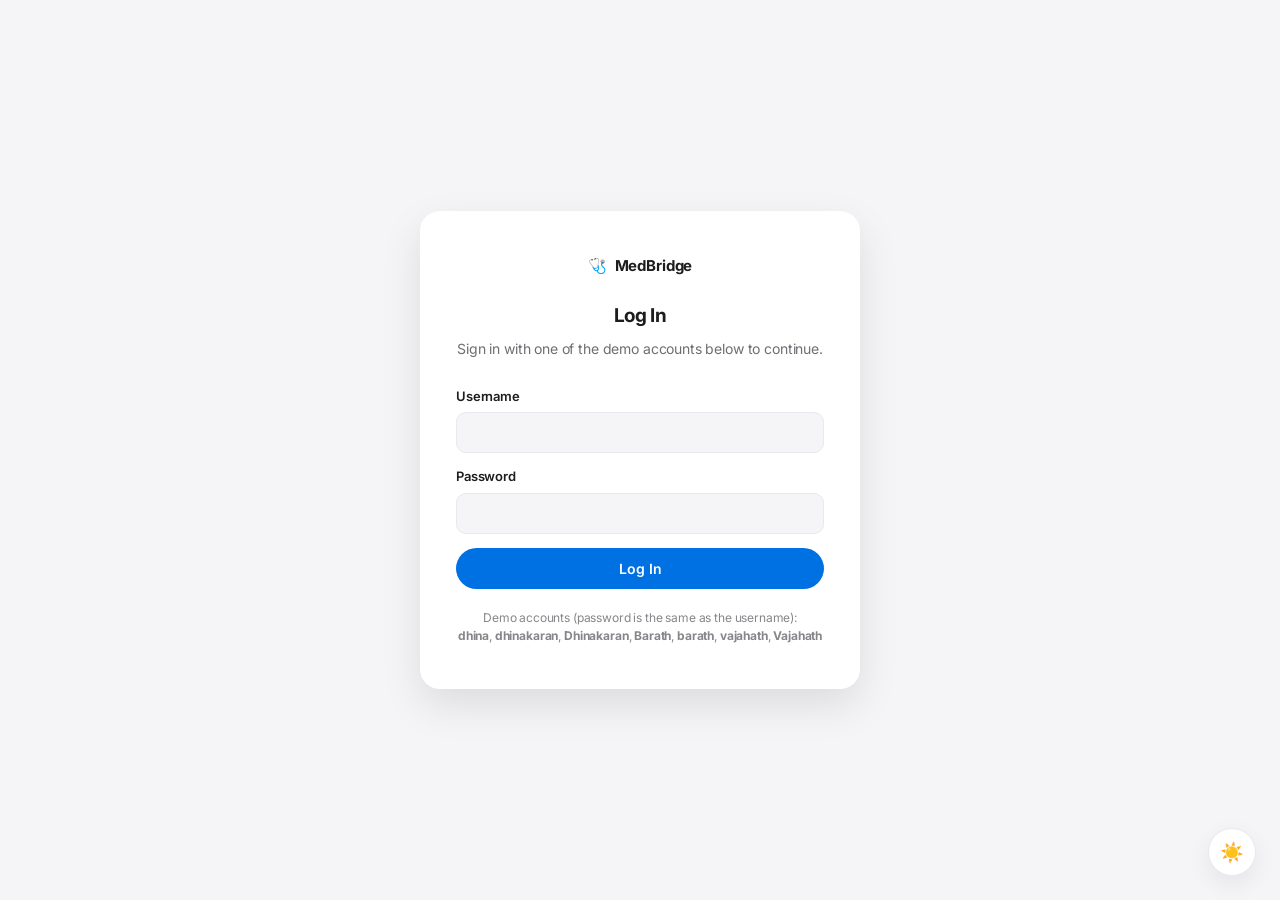
<file: index.html>
<!DOCTYPE html>
<html lang="en">
<head>
  <meta charset="UTF-8" />
  <meta name="viewport" content="width=device-width, initial-scale=1.0" />
  <title>MedBridge · Dashboard</title>
  <script>
    (function () {
      var stored = localStorage.getItem("medbridge-theme");
      var theme = stored || (window.matchMedia("(prefers-color-scheme: dark)").matches ? "dark" : "light");
      document.documentElement.setAttribute("data-theme", theme);
    })();
  </script>
  <script>
    (function () {
      var session = null;
      try { session = JSON.parse(localStorage.getItem("medbridge-auth")); } catch (e) {}
      if (!session || !session.username) {
        window.location.replace("login.html");
      }
    })();
  </script>
  <link rel="stylesheet" href="css/style.css" />
  <link rel="preconnect" href="https://fonts.googleapis.com" />
  <link href="https://fonts.googleapis.com/css2?family=Inter:wght@400;500;600;700&display=swap" rel="stylesheet" />
</head>
<body>
  <div class="app">
    <!-- Side Menu -->
    <aside class="sidebar">
      <a href="index.html" class="sidebar__brand" style="text-decoration: none; cursor: pointer;">
        <span class="sidebar__logo">🩺</span>
        <span class="sidebar__title">MedBridge</span>
      </a>

      <nav class="sidebar__nav">
        <a href="ocr.html" class="nav-item" data-page="ocr">
          <span class="nav-item__icon">📷</span>
          <span class="nav-item__label">OCR Scan</span>
        </a>
        <a href="medications.html" class="nav-item" data-page="medications">
          <span class="nav-item__icon">💊</span>
          <span class="nav-item__label">List of Medications</span>
        </a>
        <a href="reminders.html" class="nav-item" data-page="reminders">
          <span class="nav-item__icon">⏰</span>
          <span class="nav-item__label">Reminders</span>
        </a>
        <a href="interactions.html" class="nav-item" data-page="interactions">
          <span class="nav-item__icon">⚠️</span>
          <span class="nav-item__label">Interaction Checker</span>
        </a>
        <a href="report.html" class="nav-item" data-page="report">
          <span class="nav-item__icon">📄</span>
          <span class="nav-item__label">Download Report</span>
        </a>
        <a href="symptoms.html" class="nav-item" data-page="symptoms">
          <span class="nav-item__icon">🩹</span>
          <span class="nav-item__label">Symptoms</span>
        </a>
      </nav>

      <div class="sidebar__footer">
        <p>&copy; 2026 MedBridge</p>
      </div>
    </aside>

    <!-- Main Content -->
    <div class="main">
      <!-- Top Bar -->
      <header class="topbar">
        <div class="topbar__left">
          <h1 class="topbar__title">Dashboard</h1>
        </div>

        <div class="topbar__right">
          <div class="user-menu" id="userMenu">
            <button class="user-menu__trigger" id="userMenuTrigger" aria-haspopup="true" aria-expanded="false">
              <span class="user-menu__avatar">JD</span>
              <span class="user-menu__name">Jane Doe</span>
              <span class="user-menu__caret">▾</span>
            </button>

            <div class="user-menu__dropdown" id="userMenuDropdown">
              <a href="account.html" class="user-menu__item">
                <span class="user-menu__item-icon">⚙️</span> Manage Account
              </a>
              <a href="logout.html" class="user-menu__item user-menu__item--danger">
                <span class="user-menu__item-icon">🚪</span> Log Out
              </a>
            </div>
          </div>
        </div>
      </header>

      <!-- Page Content -->
      <main class="content">
        <!-- Drug Interaction Alert -->
        <section class="alert alert--danger" id="interactionAlert">
          <div class="alert__icon">⚠️</div>
          <div class="alert__body">
            <h3 class="alert__title">Potential Drug Interaction Detected</h3>
            <p class="alert__text">
              <strong>Warfarin</strong> and <strong>Ibuprofen</strong> may increase the risk of bleeding when
              taken together. Please consult your doctor or pharmacist before continuing.
            </p>
          </div>
          <button class="alert__dismiss" id="dismissAlert" aria-label="Dismiss alert">&times;</button>
        </section>

        <div class="grid">
          <!-- Upcoming Reminders -->
          <section class="card">
            <div class="card__header">
              <h2 class="card__title">Upcoming Reminders</h2>
              <a href="reminders.html" class="card__link">View all</a>
            </div>

            <ul class="reminder-list">
              <li class="reminder-item">
                <div class="reminder-item__time">
                  <span class="reminder-item__hour">8:00 AM</span>
                  <span class="reminder-item__day">Today</span>
                </div>
                <div class="reminder-item__details">
                  <p class="reminder-item__name">Metformin — 500mg</p>
                  <p class="reminder-item__meta">1 tablet · With breakfast</p>
                </div>
                <span class="pill pill--upcoming">Upcoming</span>
              </li>

              <li class="reminder-item">
                <div class="reminder-item__time">
                  <span class="reminder-item__hour">9:00 AM</span>
                  <span class="reminder-item__day">Today</span>
                </div>
                <div class="reminder-item__details">
                  <p class="reminder-item__name">Aspirin — 400mg</p>
                  <p class="reminder-item__meta">1 tablet · With breakfast</p>
                </div>
                <span class="pill pill--warning">Interaction Risk</span>
              </li>

              <li class="reminder-item">
                <div class="reminder-item__time">
                  <span class="reminder-item__hour">1:00 PM</span>
                  <span class="reminder-item__day">Today</span>
                </div>
                <div class="reminder-item__details">
                  <p class="reminder-item__name">Ibuprofen — 200mg</p>
                  <p class="reminder-item__meta">1 tablet · After lunch</p>
                </div>
                <span class="pill pill--warning">Interaction Risk</span>
              </li>

              <li class="reminder-item">
                <div class="reminder-item__time">
                  <span class="reminder-item__hour">2:00 PM</span>
                  <span class="reminder-item__day">Today</span>
                </div>
                <div class="reminder-item__details">
                  <p class="reminder-item__name">Paracetamol — 500mg</p>
                  <p class="reminder-item__meta">1 tablet · After lunch</p>
                </div>
                <span class="pill pill--upcoming">Upcoming</span>
              </li>

              <li class="reminder-item">
                <div class="reminder-item__time">
                  <span class="reminder-item__hour">8:00 PM</span>
                  <span class="reminder-item__day">Today</span>
                </div>
                <div class="reminder-item__details">
                  <p class="reminder-item__name">Warfarin — 5mg</p>
                  <p class="reminder-item__meta">1 tablet · Before bed</p>
                </div>
                <span class="pill pill--warning">Interaction Risk</span>
              </li>
            </ul>
          </section>

          <!-- Drug Interactions Summary -->
          <section class="card">
            <div class="card__header">
              <h2 class="card__title">Drug Interaction Check</h2>
              <a href="medications.html" class="card__link">Manage medications</a>
            </div>

            <ul class="interaction-list">
              <li class="interaction-item interaction-item--danger">
                <span class="interaction-item__icon">⚠️</span>
                <div class="interaction-item__body">
                  <p class="interaction-item__pair">Warfarin + Ibuprofen</p>
                  <p class="interaction-item__desc">High risk — increased bleeding potential.</p>
                </div>
              </li>

              <li class="interaction-item interaction-item--danger">
                <span class="interaction-item__icon">⚠️</span>
                <div class="interaction-item__body">
                  <p class="interaction-item__pair">Warfarin + Aspirin</p>
                  <p class="interaction-item__desc">High risk — increased bleeding potential.</p>
                </div>
              </li>

              <li class="interaction-item interaction-item--warning">
                <span class="interaction-item__icon">⚡</span>
                <div class="interaction-item__body">
                  <p class="interaction-item__pair">Aspirin + Ibuprofen</p>
                  <p class="interaction-item__desc">Moderate risk — increased gastrointestinal bleeding risk.</p>
                </div>
              </li>

              <li class="interaction-item interaction-item--warning">
                <span class="interaction-item__icon">⚡</span>
                <div class="interaction-item__body">
                  <p class="interaction-item__pair">Metformin + Ibuprofen</p>
                  <p class="interaction-item__desc">Moderate risk — monitor kidney function.</p>
                </div>
              </li>

              <li class="interaction-item interaction-item--safe">
                <span class="interaction-item__icon">✅</span>
                <div class="interaction-item__body">
                  <p class="interaction-item__pair">Metformin + Warfarin</p>
                  <p class="interaction-item__desc">No known interaction.</p>
                </div>
              </li>
            </ul>
          </section>

          <!-- Quick Stats -->
          <section class="card card--stats">
            <div class="card__header">
              <h2 class="card__title">Overview</h2>
            </div>
            <div class="stats">
              <div class="stat">
                <p class="stat__value">5</p>
                <p class="stat__label">Active Medications</p>
              </div>
              <div class="stat">
                <p class="stat__value">9</p>
                <p class="stat__label">Reminders Today</p>
              </div>
              <div class="stat">
                <p class="stat__value stat__value--danger">2</p>
                <p class="stat__label">High-Risk Interactions</p>
              </div>
            </div>
          </section>
        </div>
      </main>
    </div>
  </div>

  <script src="js/script.js"></script>
  <script src="js/theme.js"></script>
</body>
</html>
</file>
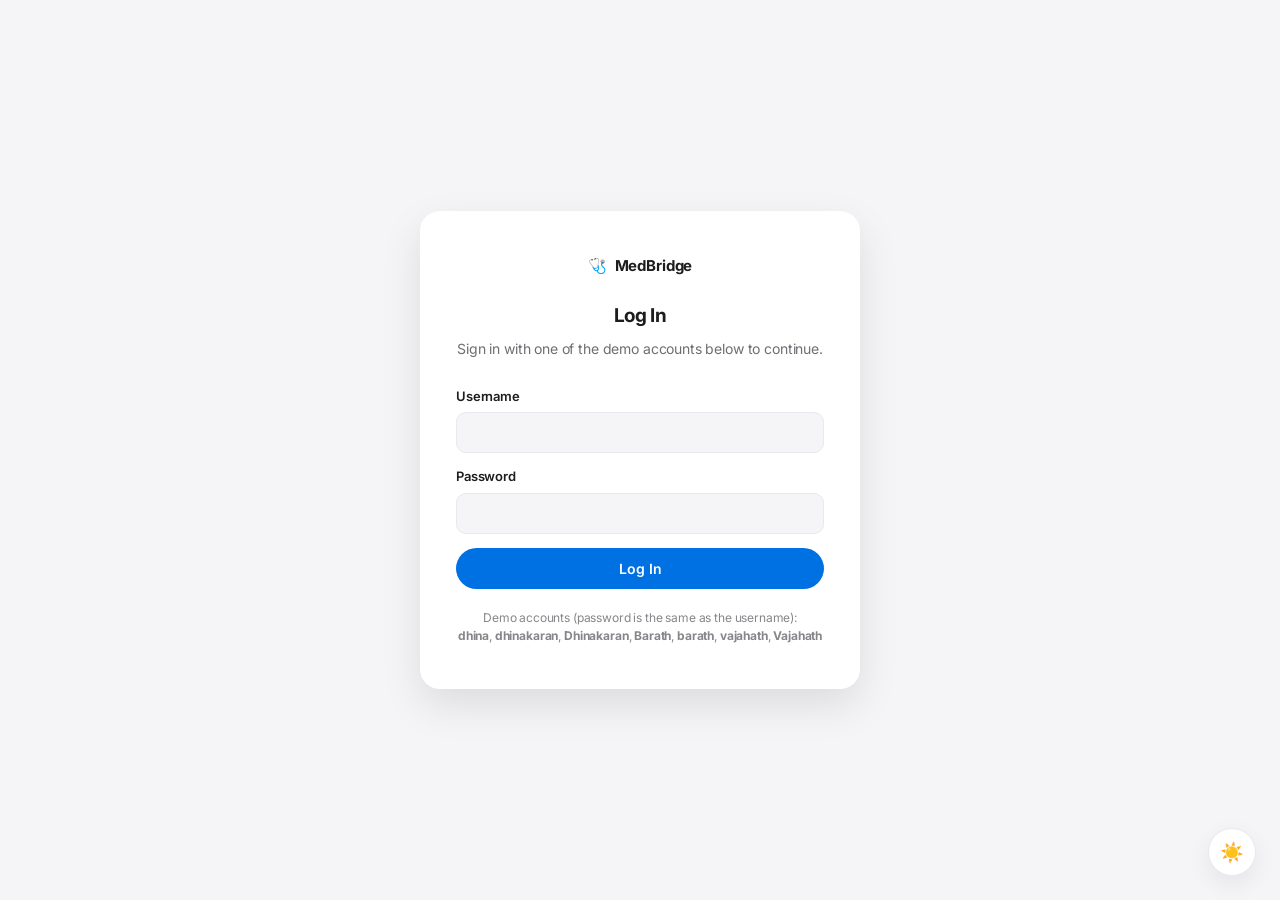
<file: account.html>
<!DOCTYPE html>
<html lang="en">
<head>
  <meta charset="UTF-8" />
  <meta name="viewport" content="width=device-width, initial-scale=1.0" />
  <title>MedBridge · Manage Account</title>
  <script>
    (function () {
      var stored = localStorage.getItem("medbridge-theme");
      var theme = stored || (window.matchMedia("(prefers-color-scheme: dark)").matches ? "dark" : "light");
      document.documentElement.setAttribute("data-theme", theme);
    })();
  </script>
  <script>
    (function () {
      var session = null;
      try { session = JSON.parse(localStorage.getItem("medbridge-auth")); } catch (e) {}
      if (!session || !session.username) {
        window.location.replace("login.html");
      }
    })();
  </script>
  <link rel="stylesheet" href="css/style.css" />
  <link rel="preconnect" href="https://fonts.googleapis.com" />
  <link href="https://fonts.googleapis.com/css2?family=Inter:wght@400;500;600;700&display=swap" rel="stylesheet" />
</head>
<body>
  <div class="app">
    <!-- Side Menu -->
    <aside class="sidebar">
      <div class="sidebar__brand">
        <span class="sidebar__logo">🩺</span>
        <span class="sidebar__title">MedBridge</span>
      </div>

      <nav class="sidebar__nav">
        <a href="ocr.html" class="nav-item" data-page="ocr">
          <span class="nav-item__icon">📷</span>
          <span class="nav-item__label">OCR Scan</span>
        </a>
        <a href="medications.html" class="nav-item" data-page="medications">
          <span class="nav-item__icon">💊</span>
          <span class="nav-item__label">List of Medications</span>
        </a>
        <a href="reminders.html" class="nav-item" data-page="reminders">
          <span class="nav-item__icon">⏰</span>
          <span class="nav-item__label">Reminders</span>
        </a>
        <a href="report.html" class="nav-item" data-page="report">
          <span class="nav-item__icon">📄</span>
          <span class="nav-item__label">Download Report</span>
        </a>
        <a href="symptoms.html" class="nav-item" data-page="symptoms">
          <span class="nav-item__icon">🩹</span>
          <span class="nav-item__label">Symptoms</span>
        </a>
      </nav>

      <div class="sidebar__footer">
        <p>&copy; 2026 MedBridge</p>
      </div>
    </aside>

    <!-- Main Content -->
    <div class="main">
      <!-- Top Bar -->
      <header class="topbar">
        <div class="topbar__left">
          <h1 class="topbar__title">Manage Account</h1>
        </div>

        <div class="topbar__right">
          <div class="user-menu" id="userMenu">
            <button class="user-menu__trigger" id="userMenuTrigger" aria-haspopup="true" aria-expanded="false">
              <span class="user-menu__avatar">JD</span>
              <span class="user-menu__name">Jane Doe</span>
              <span class="user-menu__caret">▾</span>
            </button>

            <div class="user-menu__dropdown" id="userMenuDropdown">
              <a href="account.html" class="user-menu__item">
                <span class="user-menu__item-icon">⚙️</span> Manage Account
              </a>
              <a href="logout.html" class="user-menu__item user-menu__item--danger">
                <span class="user-menu__item-icon">🚪</span> Log Out
              </a>
            </div>
          </div>
        </div>
      </header>

      <!-- Page Content -->
      <main class="content">
        <div class="grid">
          <!-- Profile -->
          <section class="card">
            <div class="card__header">
              <h2 class="card__title">Profile</h2>
            </div>
            <form id="profileForm">
              <div class="form-row" style="margin-bottom: 14px;">
                <div class="form-group">
                  <label class="form-label" for="fullName">Full Name</label>
                  <input type="text" class="form-input" id="fullName" value="Jane Doe" required />
                </div>
                <div class="form-group">
                  <label class="form-label" for="email">Email</label>
                  <input type="email" class="form-input" id="email" value="jane.doe@example.com" required />
                </div>
              </div>
              <div class="form-row" style="margin-bottom: 18px;">
                <div class="form-group">
                  <label class="form-label" for="phone">Phone</label>
                  <input type="tel" class="form-input" id="phone" value="+1 (555) 123-4567" />
                </div>
                <div class="form-group">
                  <label class="form-label" for="dob">Date of Birth</label>
                  <input type="date" class="form-input" id="dob" value="1990-05-14" />
                </div>
              </div>
              <div class="form-actions">
                <button type="submit" class="btn btn--primary">Save Changes</button>
              </div>
            </form>
          </section>

          <!-- Password -->
          <section class="card">
            <div class="card__header">
              <h2 class="card__title">Change Password</h2>
            </div>
            <form id="passwordForm">
              <div class="form-group" style="margin-bottom: 14px;">
                <label class="form-label" for="currentPassword">Current Password</label>
                <input type="password" class="form-input" id="currentPassword" required />
              </div>
              <div class="form-row" style="margin-bottom: 18px;">
                <div class="form-group">
                  <label class="form-label" for="newPassword">New Password</label>
                  <input type="password" class="form-input" id="newPassword" required />
                </div>
                <div class="form-group">
                  <label class="form-label" for="confirmPassword">Confirm New Password</label>
                  <input type="password" class="form-input" id="confirmPassword" required />
                </div>
              </div>
              <p class="form-hint" id="passwordHint">Use at least 8 characters, with a number and a symbol.</p>
              <div class="form-actions">
                <button type="submit" class="btn btn--primary">Update Password</button>
              </div>
            </form>
          </section>

          <!-- Notifications -->
          <section class="card">
            <div class="card__header">
              <h2 class="card__title">Notifications</h2>
            </div>
            <div class="toggle-row">
              <div>
                <p class="toggle-row__label">Reminder Alerts</p>
                <p class="toggle-row__desc">Get notified when it's time to take a medication.</p>
              </div>
              <label class="toggle">
                <input type="checkbox" checked />
                <span class="toggle__track"></span>
              </label>
            </div>
            <div class="toggle-row">
              <div>
                <p class="toggle-row__label">Interaction Warnings</p>
                <p class="toggle-row__desc">Be alerted about potential drug interactions.</p>
              </div>
              <label class="toggle">
                <input type="checkbox" checked />
                <span class="toggle__track"></span>
              </label>
            </div>
            <div class="toggle-row">
              <div>
                <p class="toggle-row__label">Weekly Summary Email</p>
                <p class="toggle-row__desc">A recap of adherence and symptoms every Monday.</p>
              </div>
              <label class="toggle">
                <input type="checkbox" />
                <span class="toggle__track"></span>
              </label>
            </div>
          </section>

          <!-- Danger zone -->
          <section class="card">
            <div class="card__header">
              <h2 class="card__title">Danger Zone</h2>
            </div>
            <p class="card__subtitle" style="margin-bottom: 14px;">
              Deleting your account permanently removes your medications, reminders, and history. This cannot be undone.
            </p>
            <button class="btn" id="deleteAccountBtn" style="background: var(--danger-tint); color: var(--danger);">
              Delete Account
            </button>
          </section>
        </div>
      </main>
    </div>
  </div>

  <div class="toast" id="toast">
    <span class="toast__icon">✅</span>
    <span id="toastMessage">Saved</span>
  </div>

  <script src="js/script.js"></script>
  <script src="js/account.js"></script>
  <script src="js/theme.js"></script>
</body>
</html>
</file>
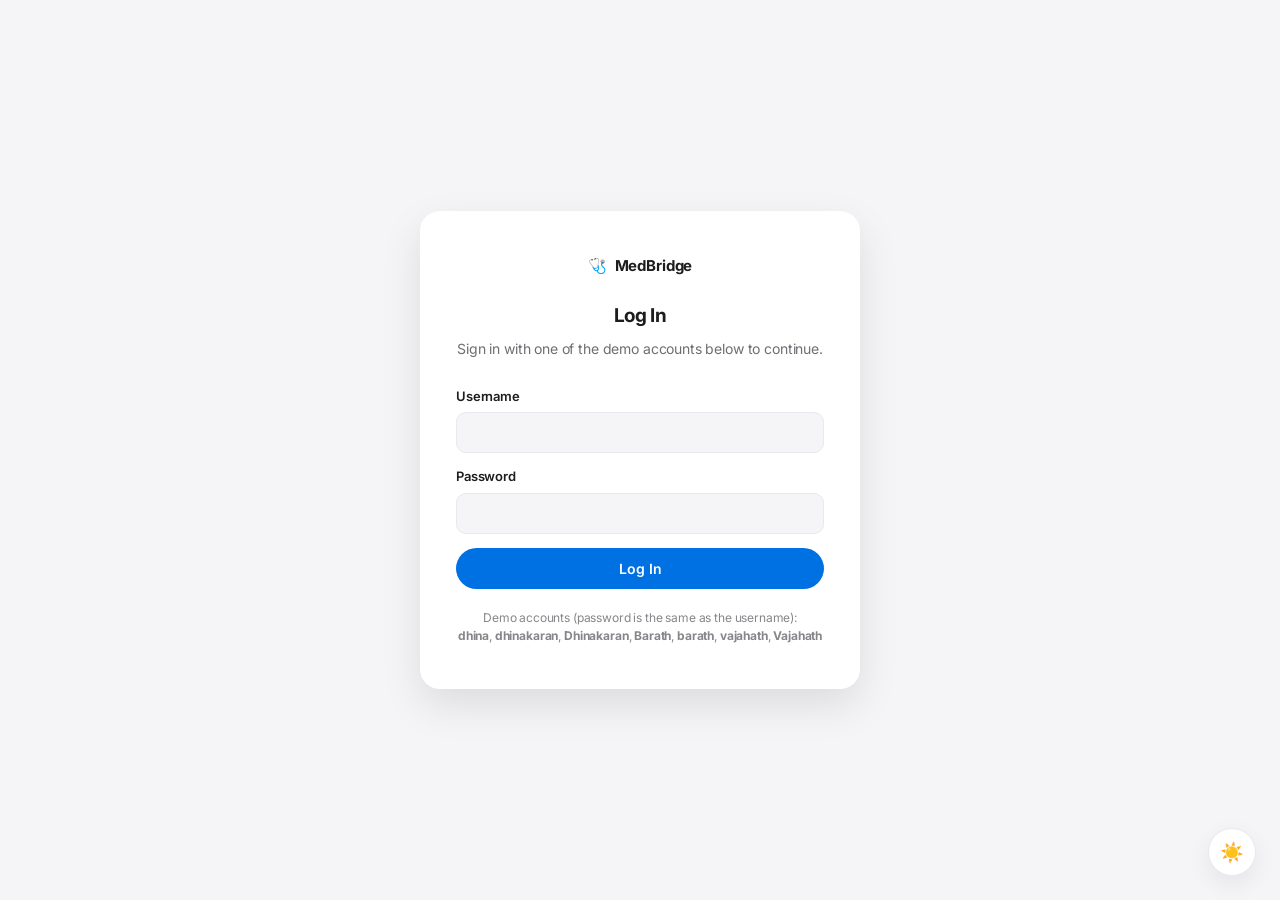
<file: interactions.html>
<!DOCTYPE html>
<html lang="en">
<head>
  <meta charset="UTF-8" />
  <meta name="viewport" content="width=device-width, initial-scale=1.0" />
  <title>MedBridge · Interaction Checker</title>
  <script>
    (function () {
      var stored = localStorage.getItem("medbridge-theme");
      var theme = stored || (window.matchMedia("(prefers-color-scheme: dark)").matches ? "dark" : "light");
      document.documentElement.setAttribute("data-theme", theme);
    })();
  </script>
  <script>
    (function () {
      var session = null;
      try { session = JSON.parse(localStorage.getItem("medbridge-auth")); } catch (e) {}
      if (!session || !session.username) {
        window.location.replace("login.html");
      }
    })();
  </script>
  <link rel="stylesheet" href="css/style.css" />
  <link rel="preconnect" href="https://fonts.googleapis.com" />
  <link href="https://fonts.googleapis.com/css2?family=Inter:wght@400;500;600;700&display=swap" rel="stylesheet" />
  <!-- Page-specific additions (kept inline rather than touching the shared stylesheet) -->
  <style>
    /* "Safe / no known interaction" variant of .result-group, to match the
       existing danger/warning/new variants already defined in css/style.css */
    .result-group--safe {
      background: var(--success-tint);
    }
    .result-group__title--safe {
      color: var(--success-text);
    }
  </style>
</head>
<body>
  <div class="app">
    <!-- Side Menu -->
    <aside class="sidebar">
      <a href="index.html" class="sidebar__brand" style="text-decoration: none; cursor: pointer;">
        <span class="sidebar__logo">🩺</span>
        <span class="sidebar__title">MedBridge</span>
      </a>

      <nav class="sidebar__nav">
        <a href="ocr.html" class="nav-item" data-page="ocr">
          <span class="nav-item__icon">📷</span>
          <span class="nav-item__label">OCR Scan</span>
        </a>
        <a href="medications.html" class="nav-item" data-page="medications">
          <span class="nav-item__icon">💊</span>
          <span class="nav-item__label">List of Medications</span>
        </a>
        <a href="reminders.html" class="nav-item" data-page="reminders">
          <span class="nav-item__icon">⏰</span>
          <span class="nav-item__label">Reminders</span>
        </a>
        <a href="interactions.html" class="nav-item active" data-page="interactions">
          <span class="nav-item__icon">⚠️</span>
          <span class="nav-item__label">Interaction Checker</span>
        </a>
        <a href="report.html" class="nav-item" data-page="report">
          <span class="nav-item__icon">📄</span>
          <span class="nav-item__label">Download Report</span>
        </a>
        <a href="symptoms.html" class="nav-item" data-page="symptoms">
          <span class="nav-item__icon">🩹</span>
          <span class="nav-item__label">Symptoms</span>
        </a>
      </nav>

      <div class="sidebar__footer">
        <p>&copy; 2026 MedBridge</p>
      </div>
    </aside>

    <!-- Main Content -->
    <div class="main">
      <!-- Top Bar -->
      <header class="topbar">
        <div class="topbar__left">
          <h1 class="topbar__title">Interaction Checker</h1>
        </div>

        <div class="topbar__right">
          <div class="user-menu" id="userMenu">
            <button class="user-menu__trigger" id="userMenuTrigger" aria-haspopup="true" aria-expanded="false">
              <span class="user-menu__avatar">JD</span>
              <span class="user-menu__name">Jane Doe</span>
              <span class="user-menu__caret">▾</span>
            </button>

            <div class="user-menu__dropdown" id="userMenuDropdown">
              <a href="account.html" class="user-menu__item">
                <span class="user-menu__item-icon">⚙️</span> Manage Account
              </a>
              <a href="logout.html" class="user-menu__item user-menu__item--danger">
                <span class="user-menu__item-icon">🚪</span> Log Out
              </a>
            </div>
          </div>
        </div>
      </header>

      <!-- Page Content -->
      <main class="content" id="interactionsPage">

        
        <div class="grid">
          <!-- Left: your current medicines -->
          <section class="card">
            <div class="card__header">
              <h2 class="card__title">Your Medications</h2>
            </div>
            <p class="card__subtitle">The medications currently on your list.</p>
            <div class="symptom-chips" id="yourMedsList"></div>
            <button type="button" class="btn btn--secondary btn--sm" id="checkMineBtn" style="margin-top: 16px;">
              Check My Medications
            </button>
          </section>

          <!-- Right: manual checker -->
          <section class="card">
            <div class="card__header">
              <h2 class="card__title">Check a Combination</h2>
            </div>
            <p class="card__subtitle">Choose from your 5 tracked medications.</p>

            <div class="symptom-input-row">
              <select class="form-select" id="drugSelect"></select>
              <button type="button" class="btn btn--primary" id="addDrugBtn">Add</button>
            </div>

            <div class="symptom-chips" id="manualChips" style="margin-top: 14px;"></div>
            <p class="empty-hint" id="manualEmptyHint" style="margin-top: 10px;">
              Add at least 2 medications to check for interactions.
            </p>

            <div class="form-actions" style="justify-content: flex-start; margin-top: 18px;">
              <button type="button" class="btn btn--primary" id="checkBtn" disabled>Check Interactions</button>
              <button type="button" class="btn btn--secondary" id="clearBtn">Clear</button>
            </div>
          </section>
        </div>

        <!-- Results -->
        <section class="card" id="resultsCard" style="margin-top: 20px;" hidden>
          <div class="card__header">
            <h2 class="card__title">Results</h2>
          </div>
          <p class="card__subtitle" id="resultsSummary"></p>
          <div class="results" id="resultsList"></div>
        </section>

      </main>
    </div>
  </div>

  <div class="toast" id="toast">
    <span class="toast__icon">✅</span>
    <span id="toastMessage">Saved</span>
  </div>

  <script src="js/script.js"></script>
  <script src="js/interactions.js"></script>
  <script src="js/theme.js"></script>
</body>
</html>
</file>
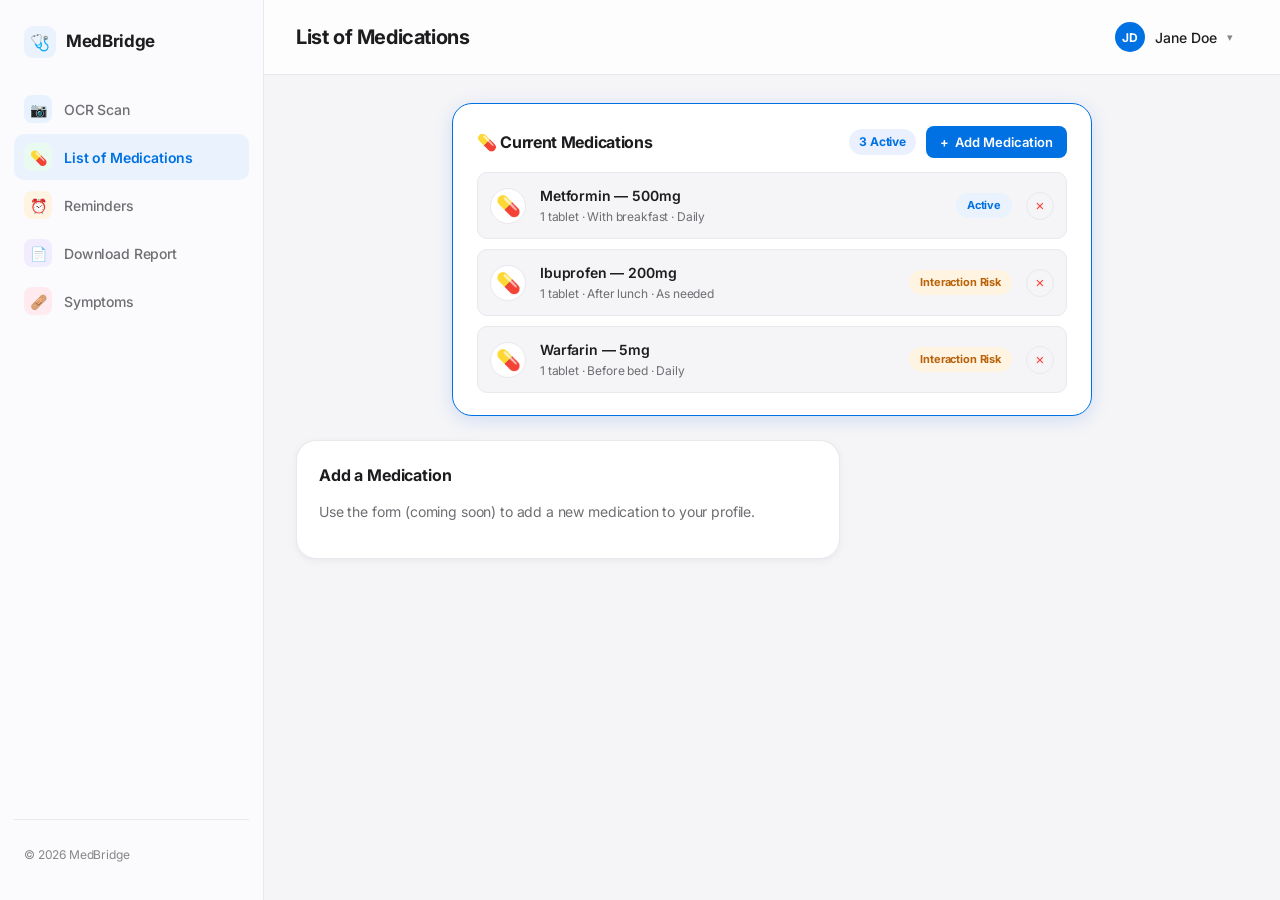
<file: list-of-med.html>
<!DOCTYPE html>
<html lang="en">
<head>
<meta charset="UTF-8" />
<meta name="viewport" content="width=device-width, initial-scale=1.0" />
<title>MedBridge · List of Medications</title>
<link rel="stylesheet" href="css/style.css" />
<link rel="preconnect" href="https://fonts.googleapis.com" />
<link href="https://fonts.googleapis.com/css2?family=Inter:wght@400;500;600;700&display=swap" rel="stylesheet" />
<style>
  /* Extra styles for the highlighted medication list window.
     Reuses the same CSS variables/tokens defined in css/style.css
     so it matches the rest of the app. */
  .med-highlight {
    max-width: 640px;
    margin: 0 auto 24px;
    background: var(--card-bg);
    border: 1px solid var(--primary);
    border-radius: var(--radius);
    box-shadow: 0 4px 18px rgba(47, 111, 235, 0.18);
    padding: 22px 24px;
  }

  .med-highlight__header {
    display: flex;
    align-items: center;
    justify-content: space-between;
    margin-bottom: 14px;
  }

  .med-highlight__title {
    margin: 0;
    font-size: 16px;
    font-weight: 700;
    display: flex;
    align-items: center;
    gap: 8px;
  }

  .med-highlight__count {
    font-size: 12px;
    font-weight: 700;
    color: var(--primary);
    background: #eaf0fe;
    padding: 4px 10px;
    border-radius: 999px;
  }

  .med-highlight__actions {
    display: flex;
    align-items: center;
    gap: 10px;
  }

  .med-add-btn {
    display: flex;
    align-items: center;
    gap: 6px;
    background: var(--primary);
    color: #ffffff;
    border: none;
    border-radius: 8px;
    padding: 8px 14px;
    font-family: inherit;
    font-size: 13px;
    font-weight: 600;
    cursor: pointer;
    transition: background 0.15s ease;
  }

  .med-add-btn:hover {
    background: #2559c9;
  }

  .med-list {
    list-style: none;
    margin: 0;
    padding: 0;
    display: flex;
    flex-direction: column;
    gap: 10px;
  }

  .med-item {
    display: flex;
    align-items: center;
    gap: 14px;
    padding: 12px;
    border: 1px solid var(--border);
    border-radius: 10px;
    background: var(--bg);
  }

  .med-item__icon {
    font-size: 20px;
    width: 36px;
    height: 36px;
    flex-shrink: 0;
    border-radius: 50%;
    background: var(--card-bg);
    border: 1px solid var(--border);
    display: flex;
    align-items: center;
    justify-content: center;
  }

  .med-item__details {
    flex: 1;
  }

  .med-item__name {
    margin: 0;
    font-size: 14px;
    font-weight: 600;
  }

  .med-item__meta {
    margin: 2px 0 0;
    font-size: 12px;
    color: var(--text-secondary);
  }

  .med-item__remove {
    flex-shrink: 0;
    width: 28px;
    height: 28px;
    display: flex;
    align-items: center;
    justify-content: center;
    background: transparent;
    border: 1px solid var(--border);
    border-radius: 50%;
    color: var(--danger);
    font-size: 15px;
    line-height: 1;
    cursor: pointer;
    transition: background 0.15s ease, border-color 0.15s ease;
  }

  .med-item__remove:hover {
    background: var(--danger-bg);
    border-color: rgba(229, 72, 77, 0.35);
  }
</style>
</head>
<body>
<div class="app">
  <!-- Side Menu -->
  <aside class="sidebar">
    <a href="index.html" class="sidebar__brand" style="text-decoration: none;">
      <span class="sidebar__logo">🩺</span>
      <span class="sidebar__title">MedBridge</span>
    </a>

    <nav class="sidebar__nav">
      <a href="ocr.html" class="nav-item" data-page="ocr">
        <span class="nav-item__icon">📷</span>
        <span class="nav-item__label">OCR Scan</span>
      </a>
      <a href="list-of-med.html" class="nav-item" data-page="medications">
        <span class="nav-item__icon">💊</span>
        <span class="nav-item__label">List of Medications</span>
      </a>
      <a href="reminders.html" class="nav-item" data-page="reminders">
        <span class="nav-item__icon">⏰</span>
        <span class="nav-item__label">Reminders</span>
      </a>
      <a href="report.html" class="nav-item" data-page="report">
        <span class="nav-item__icon">📄</span>
        <span class="nav-item__label">Download Report</span>
      </a>
      <a href="symptoms.html" class="nav-item" data-page="symptoms">
        <span class="nav-item__icon">🩹</span>
        <span class="nav-item__label">Symptoms</span>
      </a>
    </nav>

    <div class="sidebar__footer">
      <p>&copy; 2026 MedBridge</p>
    </div>
  </aside>

  <!-- Main Content -->
  <div class="main">
    <!-- Top Bar -->
    <header class="topbar">
      <div class="topbar__left">
        <h1 class="topbar__title">List of Medications</h1>
      </div>

      <div class="topbar__right">
        <div class="user-menu" id="userMenu">
          <button class="user-menu__trigger" id="userMenuTrigger" aria-haspopup="true" aria-expanded="false">
            <span class="user-menu__avatar">JD</span>
            <span class="user-menu__name">Jane Doe</span>
            <span class="user-menu__caret">▾</span>
          </button>
          <div class="user-menu__dropdown" id="userMenuDropdown">
            <a href="account.html" class="user-menu__item">
              <span class="user-menu__item-icon">⚙️</span> Manage Account
            </a>
            <a href="logout.html" class="user-menu__item user-menu__item--danger">
              <span class="user-menu__item-icon">🚪</span> Log Out
            </a>
          </div>
        </div>
      </div>
    </header>

    <!-- Page Content -->
    <main class="content">

      <!-- Highlighted Medication List Window -->
      <section class="med-highlight">
        <div class="med-highlight__header">
          <h2 class="med-highlight__title">💊 Current Medications</h2>
          <div class="med-highlight__actions">
            <span class="med-highlight__count" id="medCount">3 Active</span>
            <button class="med-add-btn" id="addMedBtn" type="button">
              <span>&#43;</span> Add Medication
            </button>
          </div>
        </div>

        <ul class="med-list">
          <li class="med-item">
            <span class="med-item__icon">💊</span>
            <div class="med-item__details">
              <p class="med-item__name">Metformin — 500mg</p>
              <p class="med-item__meta">1 tablet · With breakfast · Daily</p>
            </div>
            <span class="pill pill--upcoming">Active</span>
            <button class="med-item__remove" aria-label="Remove Metformin" title="Remove medication">&times;</button>
          </li>

          <li class="med-item">
            <span class="med-item__icon">💊</span>
            <div class="med-item__details">
              <p class="med-item__name">Ibuprofen — 200mg</p>
              <p class="med-item__meta">1 tablet · After lunch · As needed</p>
            </div>
            <span class="pill pill--warning">Interaction Risk</span>
            <button class="med-item__remove" aria-label="Remove Ibuprofen" title="Remove medication">&times;</button>
          </li>

          <li class="med-item">
            <span class="med-item__icon">💊</span>
            <div class="med-item__details">
              <p class="med-item__name">Warfarin — 5mg</p>
              <p class="med-item__meta">1 tablet · Before bed · Daily</p>
            </div>
            <span class="pill pill--warning">Interaction Risk</span>
            <button class="med-item__remove" aria-label="Remove Warfarin" title="Remove medication">&times;</button>
          </li>
        </ul>
      </section>

      <!-- Additional page content can go below -->
      <div class="grid">
        <section class="card">
          <div class="card__header">
            <h2 class="card__title">Add a Medication</h2>
          </div>
          <p style="color: var(--text-secondary); font-size: 14px;">
            Use the form (coming soon) to add a new medication to your profile.
          </p>
        </section>
      </div>

    </main>
  </div>
</div>

<script src="js/script.js"></script>
<script>
  document.addEventListener("DOMContentLoaded", () => {
    const medList = document.querySelector(".med-list");
    const medCount = document.getElementById("medCount");
    const addMedBtn = document.getElementById("addMedBtn");

    function updateCount() {
      const count = medList.querySelectorAll(".med-item").length;
      medCount.textContent = `${count} Active`;
    }

    function attachRemoveHandler(button) {
      button.addEventListener("click", () => {
        const item = button.closest(".med-item");
        if (item) {
          item.remove();
          updateCount();
        }
      });
    }

    // Wire up remove buttons already in the list
    medList.querySelectorAll(".med-item__remove").forEach(attachRemoveHandler);

    // Add Medication flow (simple prompt-based; swap for a modal/form later)
    addMedBtn.addEventListener("click", () => {
      const name = prompt("Medication name (e.g. Amoxicillin — 250mg):");
      if (!name) return;
      const meta = prompt("Dosage / schedule (e.g. 1 capsule · Twice daily):") || "";

      const li = document.createElement("li");
      li.className = "med-item";
      li.innerHTML = `
        <span class="med-item__icon">💊</span>
        <div class="med-item__details">
          <p class="med-item__name">${name}</p>
          <p class="med-item__meta">${meta}</p>
        </div>
        <span class="pill pill--upcoming">Active</span>
        <button class="med-item__remove" aria-label="Remove ${name}" title="Remove medication">&times;</button>
      `;

      medList.appendChild(li);
      attachRemoveHandler(li.querySelector(".med-item__remove"));
      updateCount();
    });
  });
</script>
</body>
</html>
</file>
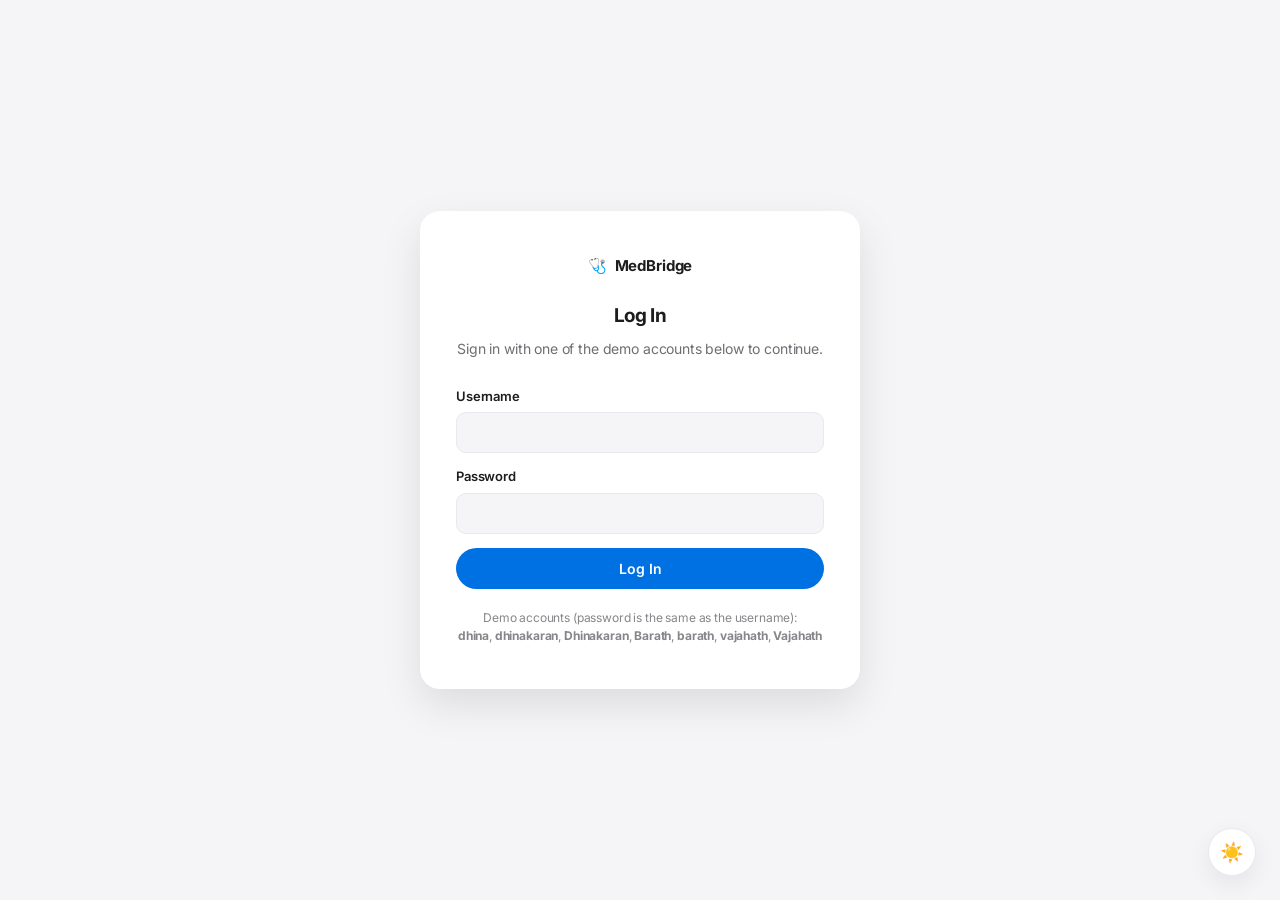
<file: login.html>
<!DOCTYPE html>
<html lang="en">
<head>
  <meta charset="UTF-8" />
  <meta name="viewport" content="width=device-width, initial-scale=1.0" />
  <title>MedBridge · Log In</title>
  <script>
    (function () {
      var stored = localStorage.getItem("medbridge-theme");
      var theme = stored || (window.matchMedia("(prefers-color-scheme: dark)").matches ? "dark" : "light");
      document.documentElement.setAttribute("data-theme", theme);
    })();
  </script>
  <script>
    (function () {
      // If we're already logged in, skip the login screen entirely.
      var session = null;
      try { session = JSON.parse(localStorage.getItem("medbridge-auth")); } catch (e) {}
      if (session && session.username) {
        window.location.replace("index.html");
      }
    })();
  </script>
  <link rel="stylesheet" href="css/style.css" />
  <link rel="preconnect" href="https://fonts.googleapis.com" />
  <link href="https://fonts.googleapis.com/css2?family=Inter:wght@400;500;600;700&display=swap" rel="stylesheet" />
</head>
<body>
  <div class="auth-page">
    <div class="auth-card auth-card--form">
      <div class="auth-card__brand">
        <span>🩺</span>
        <span>MedBridge</span>
      </div>

      <h1 class="auth-card__title">Log In</h1>
      <p class="auth-card__text">Sign in with one of the demo accounts below to continue.</p>

      <form class="modal__body" id="loginForm">
        <div class="form-group">
          <label class="form-label" for="loginUsername">Username</label>
          <input type="text" class="form-input" id="loginUsername" autocomplete="username" required />
        </div>
        <div class="form-group">
          <label class="form-label" for="loginPassword">Password</label>
          <input type="password" class="form-input" id="loginPassword" autocomplete="current-password" required />
        </div>

        <div class="status-message status-message--error" id="loginMessage" hidden></div>

        <button type="submit" class="btn btn--primary btn--full" id="loginSubmitBtn">Log In</button>
      </form>

      <div class="auth-card__footer">
        <p class="form-hint">
          Demo accounts (password is the same as the username):<br />
          <strong>dhina</strong>, <strong>dhinakaran</strong>, <strong>Dhinakaran</strong>,
          <strong>Barath</strong>, <strong>barath</strong>, <strong>vajahath</strong>,
          <strong>Vajahath</strong>
        </p>
      </div>
    </div>
  </div>

  <script src="js/auth.js"></script>
  <script src="js/theme.js"></script>
</body>
</html>
</file>
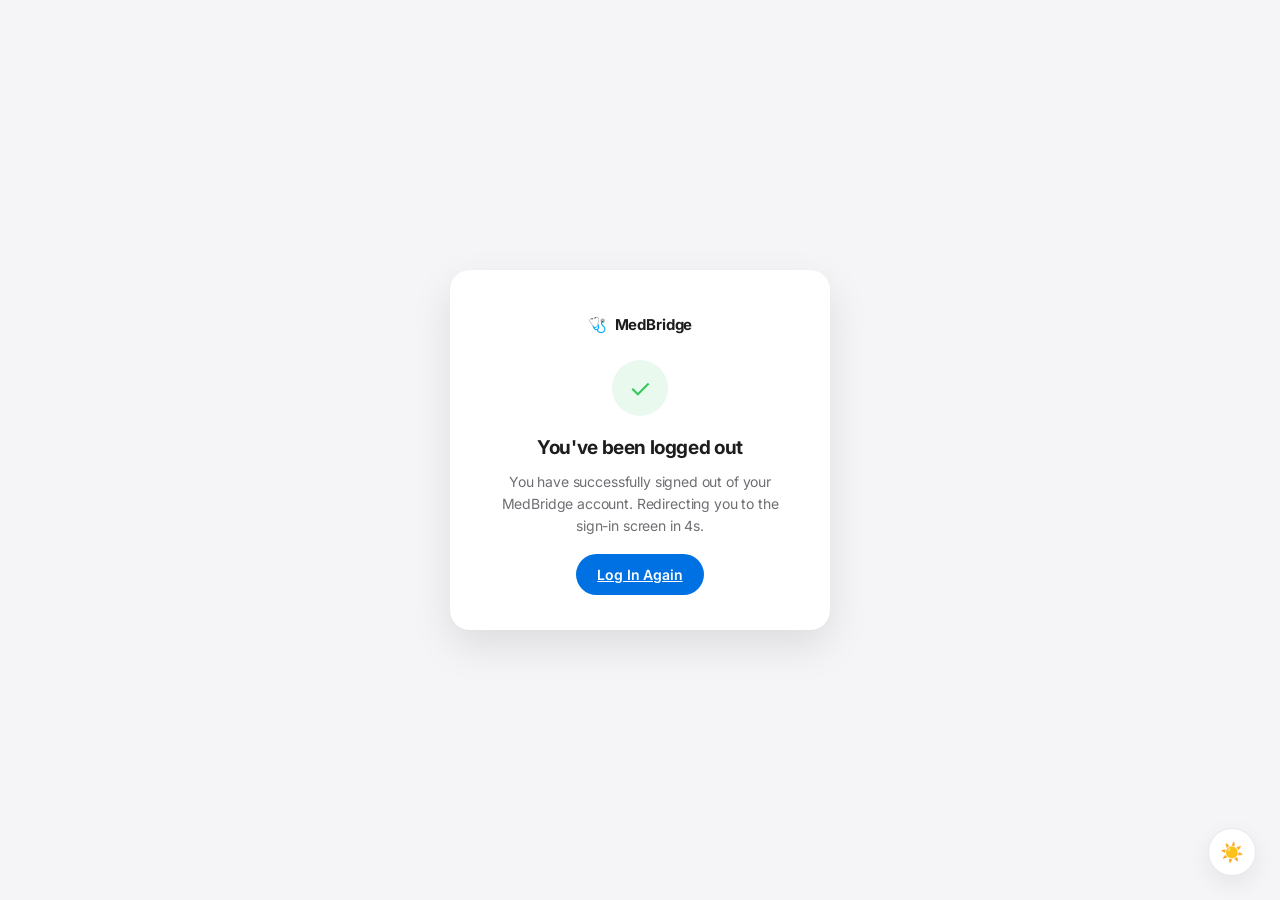
<file: logout.html>
<!DOCTYPE html>
<html lang="en">
<head>
  <meta charset="UTF-8" />
  <meta name="viewport" content="width=device-width, initial-scale=1.0" />
  <title>MedBridge · Logged Out</title>
  <script>
    (function () {
      var stored = localStorage.getItem("medbridge-theme");
      var theme = stored || (window.matchMedia("(prefers-color-scheme: dark)").matches ? "dark" : "light");
      document.documentElement.setAttribute("data-theme", theme);
    })();
  </script>
  <link rel="stylesheet" href="css/style.css" />
  <link rel="preconnect" href="https://fonts.googleapis.com" />
  <link href="https://fonts.googleapis.com/css2?family=Inter:wght@400;500;600;700&display=swap" rel="stylesheet" />
</head>
<body>
  <div class="auth-page">
    <div class="auth-card">
      <div class="auth-card__brand">
        <span>🩺</span>
        <span>MedBridge</span>
      </div>

      <div class="auth-card__icon">✓</div>
      <h1 class="auth-card__title">You've been logged out</h1>
      <p class="auth-card__text">
        You have successfully signed out of your MedBridge account. Redirecting you to the sign-in
        screen in <span id="countdown">5</span>s.
      </p>

      <a href="login.html" class="btn btn--primary btn--full" id="loginAgainBtn">Log In Again</a>
    </div>
  </div>

  <script src="js/logout.js"></script>
  <script src="js/theme.js"></script>
</body>
</html>
</file>
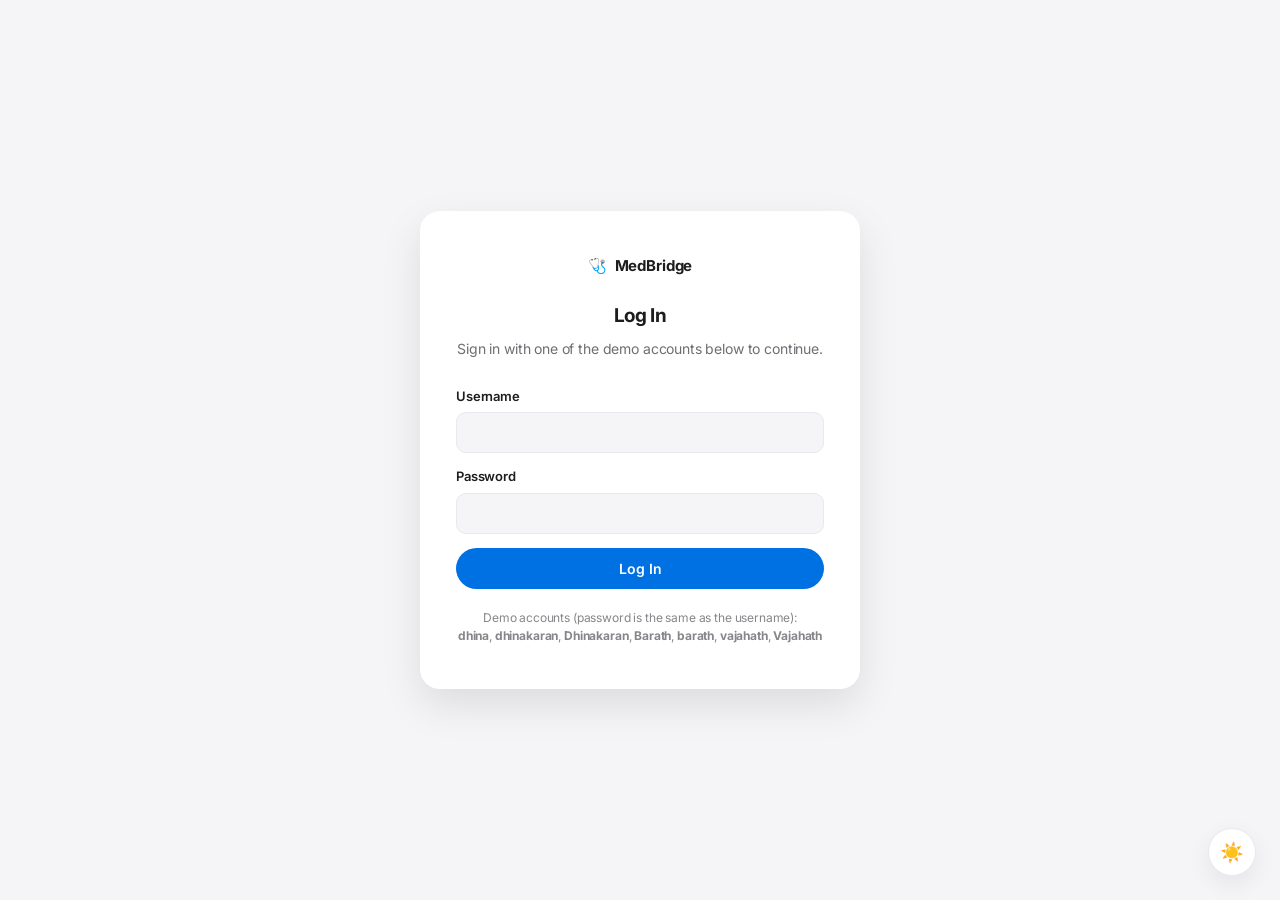
<file: medications.html>
<!DOCTYPE html>
<html lang="en">
<head>
  <meta charset="UTF-8" />
  <meta name="viewport" content="width=device-width, initial-scale=1.0" />
  <title>MedBridge · Medications</title>
  <script>
    (function () {
      var stored = localStorage.getItem("medbridge-theme");
      var theme = stored || (window.matchMedia("(prefers-color-scheme: dark)").matches ? "dark" : "light");
      document.documentElement.setAttribute("data-theme", theme);
    })();
  </script>
  <script>
    (function () {
      var session = null;
      try { session = JSON.parse(localStorage.getItem("medbridge-auth")); } catch (e) {}
      if (!session || !session.username) {
        window.location.replace("login.html");
      }
    })();
  </script>
  <link rel="stylesheet" href="css/style.css" />
  <link rel="preconnect" href="https://fonts.googleapis.com" />
  <link href="https://fonts.googleapis.com/css2?family=Inter:wght@400;500;600;700&display=swap" rel="stylesheet" />
</head>
<body>
  <div class="app">
    <!-- Side Menu -->
    <aside class="sidebar">
      <a href="index.html" class="sidebar__brand" style="text-decoration: none; cursor: pointer;">
        <span class="sidebar__logo">🩺</span>
        <span class="sidebar__title">MedBridge</span>
      </a>

      <nav class="sidebar__nav">
        <a href="ocr.html" class="nav-item" data-page="ocr">
          <span class="nav-item__icon">📷</span>
          <span class="nav-item__label">OCR Scan</span>
        </a>
        <a href="medications.html" class="nav-item" data-page="medications">
          <span class="nav-item__icon">💊</span>
          <span class="nav-item__label">List of Medications</span>
        </a>
        <a href="reminders.html" class="nav-item" data-page="reminders">
          <span class="nav-item__icon">⏰</span>
          <span class="nav-item__label">Reminders</span>
        </a>
        <a href="interactions.html" class="nav-item" data-page="interactions">
          <span class="nav-item__icon">⚠️</span>
          <span class="nav-item__label">Interaction Checker</span>
        </a>
        <a href="report.html" class="nav-item" data-page="report">
          <span class="nav-item__icon">📄</span>
          <span class="nav-item__label">Download Report</span>
        </a>
        <a href="symptoms.html" class="nav-item" data-page="symptoms">
          <span class="nav-item__icon">🩹</span>
          <span class="nav-item__label">Symptoms</span>
        </a>
      </nav>

      <div class="sidebar__footer">
        <p>&copy; 2026 MedBridge</p>
      </div>
    </aside>

    <!-- Main Content -->
    <div class="main">
      <!-- Top Bar -->
      <header class="topbar">
        <div class="topbar__left">
          <h1 class="topbar__title">List of Medications</h1>
        </div>

        <div class="topbar__right">
          <div class="user-menu" id="userMenu">
            <button class="user-menu__trigger" id="userMenuTrigger" aria-haspopup="true" aria-expanded="false">
              <span class="user-menu__avatar">JD</span>
              <span class="user-menu__name">Jane Doe</span>
              <span class="user-menu__caret">▾</span>
            </button>

            <div class="user-menu__dropdown" id="userMenuDropdown">
              <a href="account.html" class="user-menu__item">
                <span class="user-menu__item-icon">⚙️</span> Manage Account
              </a>
              <a href="logout.html" class="user-menu__item user-menu__item--danger">
                <span class="user-menu__item-icon">🚪</span> Log Out
              </a>
            </div>
          </div>
        </div>
      </header>

      <!-- Page Content -->
      <main class="content">
        <div class="page-actions">
          <div class="search-input-wrap">
            <span class="search-input-wrap__icon">🔍</span>
            <input type="text" class="form-input" id="searchInput" placeholder="Search medications…" />
          </div>
          <button class="btn btn--primary" id="addMedBtn">+ Add Medication</button>
        </div>

        <section class="card">
          <div class="table-wrap">
            <table class="table">
              <thead>
                <tr>
                  <th>Medication</th>
                  <th>Dosage</th>
                  <th>Frequency</th>
                  <th>Prescribing Doctor</th>
                  <th>Status</th>
                  <th></th>
                </tr>
              </thead>
              <tbody id="medTableBody"></tbody>
            </table>
          </div>

          <div class="placeholder-state" id="emptyState" hidden>
            <span class="placeholder-state__icon">💊</span>
            <p>No medications found. Try a different search or add a new one.</p>
          </div>
        </section>
      </main>
    </div>
  </div>

  <!-- Add / Edit Medication Modal -->
  <div class="modal-overlay" id="medModalOverlay">
    <div class="modal">
      <div class="modal__header">
        <h3 class="modal__title" id="modalTitle">Add Medication</h3>
        <button class="modal__close" id="modalClose" aria-label="Close">&times;</button>
      </div>

      <form class="modal__body" id="medForm">
        <input type="hidden" id="medId" />
        <div class="form-group">
          <label class="form-label" for="medNameInput">Medication Name</label>
          <input type="text" class="form-input" id="medNameInput" required />
        </div>

        <div class="form-row">
          <div class="form-group">
            <label class="form-label" for="medDosageInput">Dosage</label>
            <input type="text" class="form-input" id="medDosageInput" placeholder="e.g. 500mg" required />
          </div>
          <div class="form-group">
            <label class="form-label" for="medFrequencyInput">Frequency</label>
            <select class="form-select" id="medFrequencyInput">
              <option>Once daily</option>
              <option>Twice daily</option>
              <option>Three times daily</option>
              <option>As needed</option>
            </select>
          </div>
        </div>

        <div class="form-row">
          <div class="form-group">
            <label class="form-label" for="medDoctorInput">Prescribing Doctor</label>
            <input type="text" class="form-input" id="medDoctorInput" />
          </div>
          <div class="form-group">
            <label class="form-label" for="medStatusInput">Status</label>
            <select class="form-select" id="medStatusInput">
              <option value="active">Active</option>
              <option value="paused">Paused</option>
            </select>
          </div>
        </div>

        <div class="form-group">
          <label class="form-label" for="medNotesInput">Notes</label>
          <textarea class="form-textarea" id="medNotesInput" placeholder="Optional notes about this medication"></textarea>
        </div>

        <div class="form-actions">
          <button type="button" class="btn btn--secondary" id="modalCancel">Cancel</button>
          <button type="submit" class="btn btn--primary" id="modalSubmit">Add Medication</button>
        </div>
      </form>
    </div>
  </div>

  <div class="toast" id="toast">
    <span class="toast__icon">✅</span>
    <span id="toastMessage">Saved</span>
  </div>

  <script src="js/script.js"></script>
  <script src="js/medications.js"></script>
  <script src="js/theme.js"></script>
</body>
</html>
</file>
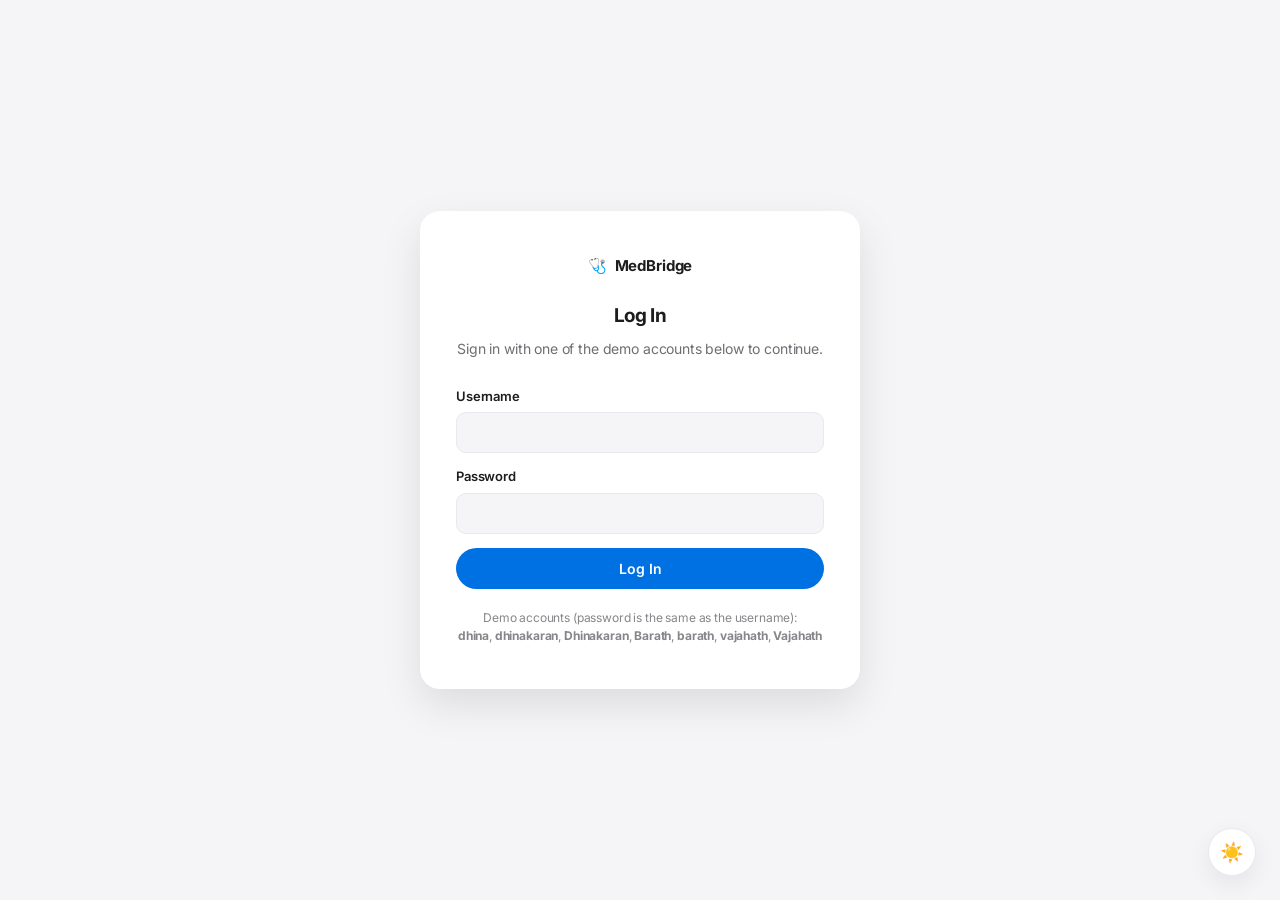
<file: ocr.html>
<!DOCTYPE html>
<html lang="en">
<head>
  <meta charset="UTF-8" />
  <meta name="viewport" content="width=device-width, initial-scale=1.0" />
  <title>MedBridge · OCR Scan</title>
  <script>
    (function () {
      var stored = localStorage.getItem("medbridge-theme");
      var theme = stored || (window.matchMedia("(prefers-color-scheme: dark)").matches ? "dark" : "light");
      document.documentElement.setAttribute("data-theme", theme);
    })();
  </script>
  <script>
    (function () {
      var session = null;
      try { session = JSON.parse(localStorage.getItem("medbridge-auth")); } catch (e) {}
      if (!session || !session.username) {
        window.location.replace("login.html");
      }
    })();
  </script>
  <link rel="stylesheet" href="css/style.css" />
  <link rel="preconnect" href="https://fonts.googleapis.com" />
  <link href="https://fonts.googleapis.com/css2?family=Inter:wght@400;500;600;700&display=swap" rel="stylesheet" />
</head>
<body>
  <div class="app">
    <!-- Side Menu -->
    <aside class="sidebar">
      <a href="index.html" class="sidebar__brand" style="text-decoration: none; cursor: pointer;">
        <span class="sidebar__logo">🩺</span>
        <span class="sidebar__title">MedBridge</span>
      </a>

      <nav class="sidebar__nav">
        <a href="ocr.html" class="nav-item" data-page="ocr">
          <span class="nav-item__icon">📷</span>
          <span class="nav-item__label">OCR Scan</span>
        </a>
        <a href="medications.html" class="nav-item" data-page="medications">
          <span class="nav-item__icon">💊</span>
          <span class="nav-item__label">List of Medications</span>
        </a>
        <a href="reminders.html" class="nav-item" data-page="reminders">
          <span class="nav-item__icon">⏰</span>
          <span class="nav-item__label">Reminders</span>
        </a>
        <a href="interactions.html" class="nav-item" data-page="interactions">
          <span class="nav-item__icon">⚠️</span>
          <span class="nav-item__label">Interaction Checker</span>
        </a>
        <a href="report.html" class="nav-item" data-page="report">
          <span class="nav-item__icon">📄</span>
          <span class="nav-item__label">Download Report</span>
        </a>
        <a href="symptoms.html" class="nav-item" data-page="symptoms">
          <span class="nav-item__icon">🩹</span>
          <span class="nav-item__label">Symptoms</span>
        </a>
      </nav>

      <div class="sidebar__footer">
        <p>&copy; 2026 MedBridge</p>
      </div>
    </aside>

    <!-- Main Content -->
    <div class="main">
      <!-- Top Bar -->
      <header class="topbar">
        <div class="topbar__left">
          <h1 class="topbar__title">OCR Scan</h1>
        </div>

        <div class="topbar__right">
          <div class="user-menu" id="userMenu">
            <button class="user-menu__trigger" id="userMenuTrigger" aria-haspopup="true" aria-expanded="false">
              <span class="user-menu__avatar">JD</span>
              <span class="user-menu__name">Jane Doe</span>
              <span class="user-menu__caret">▾</span>
            </button>

            <div class="user-menu__dropdown" id="userMenuDropdown">
              <a href="account.html" class="user-menu__item">
                <span class="user-menu__item-icon">⚙️</span> Manage Account
              </a>
              <a href="logout.html" class="user-menu__item user-menu__item--danger">
                <span class="user-menu__item-icon">🚪</span> Log Out
              </a>
            </div>
          </div>
        </div>
      </header>

      <!-- Page Content -->
      <main class="content">
        <!-- Choose / capture an image -->
        <section class="card">
          <div class="card__header">
            <h2 class="card__title">Scan a Medication Label</h2>
          </div>
          <p class="card__subtitle">
            Upload a photo of a prescription label or pill bottle, or take one with your camera. We'll run
            OCR and let you verify the details before saving.
          </p>

          <div class="form-actions" style="justify-content: flex-start;">
            <button type="button" class="btn btn--secondary" id="chooseImageBtn">📁 Choose Image</button>
            <button type="button" class="btn btn--secondary" id="takePhotoBtn">📷 Take Photo</button>
            <input type="file" id="fileInput" accept="image/*" hidden />
          </div>

          <div class="status-message status-message--error" id="ocrError" style="margin-top: 14px;" hidden></div>

          <!-- Image preview + run OCR -->
          <div class="scan-preview" id="ocrPreview" style="margin-top: 18px;" hidden>
            <img class="scan-preview__image" id="previewImage" src="" alt="Selected label preview" />
            <div class="scan-preview__meta">
              <div class="form-actions" style="justify-content: flex-start; margin-bottom: 4px;">
                <button type="button" class="btn btn--primary" id="runOcrBtn">🔍 Run OCR</button>
                <button type="button" class="btn btn--secondary" id="removeImageBtn">Remove</button>
              </div>
              <div class="scanning-indicator" id="ocrStatus" hidden>
                <span class="spinner"></span>
                <span id="ocrStatusText">Running OCR…</span>
              </div>
            </div>
          </div>
        </section>

        <div class="grid" style="margin-top: 20px;">
          <!-- Raw OCR text -->
          <section class="card" id="rawResultsCard" hidden>
            <div class="card__header">
              <h2 class="card__title">Raw OCR Text</h2>
            </div>
            <p class="card__subtitle">This is exactly what was detected on the label, before any parsing.</p>
            <ul class="med-reference-item__list" id="rawOcrList" style="padding-left: 20px;"></ul>
          </section>

          <!-- Verify & save -->
          <section class="card" id="verifyCard" hidden>
            <div class="card__header">
              <h2 class="card__title">Verify &amp; Save</h2>
            </div>
            <p class="card__subtitle">Double-check these details before saving — OCR isn't always perfect.</p>

            <form class="modal__body" id="verifyForm">
              <div class="form-group">
                <label class="form-label" for="medicineName">Medicine Name</label>
                <input type="text" class="form-input" id="medicineName" />
              </div>
              <div class="form-row">
                <div class="form-group">
                  <label class="form-label" for="genericName">Generic Name</label>
                  <input type="text" class="form-input" id="genericName" />
                </div>
                <div class="form-group">
                  <label class="form-label" for="dosage">Dosage</label>
                  <input type="text" class="form-input" id="dosage" />
                </div>
              </div>

              <label class="checkbox-item" style="cursor: pointer;">
                <input type="checkbox" id="confirmCheckbox" />
                <div class="checkbox-item__label">
                  <p class="checkbox-item__title">I've verified these details are correct</p>
                </div>
              </label>

              <div class="status-message status-message--success" id="saveSuccess" hidden></div>
              <div class="status-message status-message--error" id="saveError" hidden></div>

              <div class="form-actions">
                <button type="button" class="btn btn--secondary" id="startOverBtn">Start Over</button>
                <button type="submit" class="btn btn--primary" id="saveBtn" disabled>✅ Verify & Save</button>
              </div>
            </form>
          </section>
        </div>
      </main>
    </div>
  </div>

  <!-- Camera capture modal -->
  <div class="modal-overlay camera-modal" id="cameraModal" hidden>
    <div class="modal">
      <div class="modal__header">
        <h3 class="modal__title">Take a Photo</h3>
        <button class="modal__close" id="closeCameraBtn" aria-label="Close">&times;</button>
      </div>

      <div class="modal__body">
        <video
          id="cameraStream"
          autoplay
          playsinline
          muted
          style="width: 100%; border-radius: var(--radius-md); background: #000;"
        ></video>
        <canvas id="cameraCanvas" hidden></canvas>

        <div class="form-actions" style="justify-content: center;">
          <button type="button" class="btn btn--primary" id="captureBtn">📸 Capture</button>
        </div>
      </div>
    </div>
  </div>

  <script src="js/script.js"></script>
  <script src="js/ocr.js"></script>
  <script src="js/theme.js"></script>
</body>
</html>
</file>
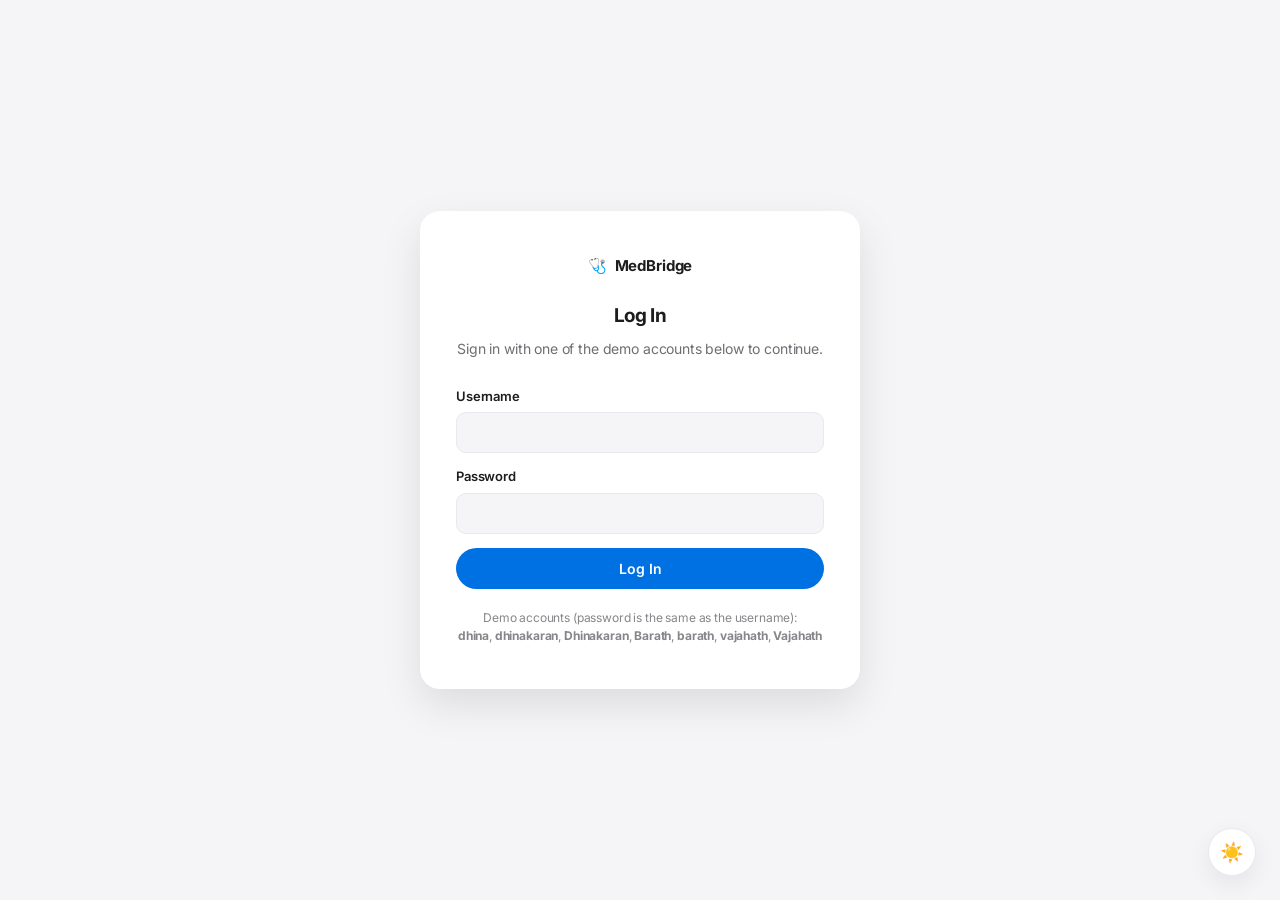
<file: reminders.html>
<!DOCTYPE html>
<html lang="en">
<head>
  <meta charset="UTF-8" />
  <meta name="viewport" content="width=device-width, initial-scale=1.0" />
  <title>MedBridge · Reminders</title>
  <script>
    (function () {
      var stored = localStorage.getItem("medbridge-theme");
      var theme = stored || (window.matchMedia("(prefers-color-scheme: dark)").matches ? "dark" : "light");
      document.documentElement.setAttribute("data-theme", theme);
    })();
  </script>
  <script>
    (function () {
      var session = null;
      try { session = JSON.parse(localStorage.getItem("medbridge-auth")); } catch (e) {}
      if (!session || !session.username) {
        window.location.replace("login.html");
      }
    })();
  </script>
  <link rel="stylesheet" href="css/style.css" />
  <link rel="preconnect" href="https://fonts.googleapis.com" />
  <link href="https://fonts.googleapis.com/css2?family=Inter:wght@400;500;600;700&display=swap" rel="stylesheet" />
</head>
<body>
  <div class="app">
    <!-- Side Menu -->
    <aside class="sidebar">
      <a href="index.html" class="sidebar__brand" style="text-decoration: none; cursor: pointer;">
        <span class="sidebar__logo">🩺</span>
        <span class="sidebar__title">MedBridge</span>
      </a>

      <nav class="sidebar__nav">
        <a href="ocr.html" class="nav-item" data-page="ocr">
          <span class="nav-item__icon">📷</span>
          <span class="nav-item__label">OCR Scan</span>
        </a>
        <a href="medications.html" class="nav-item" data-page="medications">
          <span class="nav-item__icon">💊</span>
          <span class="nav-item__label">List of Medications</span>
        </a>
        <a href="reminders.html" class="nav-item" data-page="reminders">
          <span class="nav-item__icon">⏰</span>
          <span class="nav-item__label">Reminders</span>
        </a>
        <a href="interactions.html" class="nav-item" data-page="interactions">
          <span class="nav-item__icon">⚠️</span>
          <span class="nav-item__label">Interaction Checker</span>
        </a>
        <a href="report.html" class="nav-item" data-page="report">
          <span class="nav-item__icon">📄</span>
          <span class="nav-item__label">Download Report</span>
        </a>
        <a href="symptoms.html" class="nav-item" data-page="symptoms">
          <span class="nav-item__icon">🩹</span>
          <span class="nav-item__label">Symptoms</span>
        </a>
      </nav>

      <div class="sidebar__footer">
        <p>&copy; 2026 MedBridge</p>
      </div>
    </aside>

    <!-- Main Content -->
    <div class="main">
      <!-- Top Bar -->
      <header class="topbar">
        <div class="topbar__left">
          <h1 class="topbar__title">Reminders</h1>
        </div>

        <div class="topbar__right">
          <div class="user-menu" id="userMenu">
            <button class="user-menu__trigger" id="userMenuTrigger" aria-haspopup="true" aria-expanded="false">
              <span class="user-menu__avatar">JD</span>
              <span class="user-menu__name">Jane Doe</span>
              <span class="user-menu__caret">▾</span>
            </button>

            <div class="user-menu__dropdown" id="userMenuDropdown">
              <a href="account.html" class="user-menu__item">
                <span class="user-menu__item-icon">⚙️</span> Manage Account
              </a>
              <a href="logout.html" class="user-menu__item user-menu__item--danger">
                <span class="user-menu__item-icon">🚪</span> Log Out
              </a>
            </div>
          </div>
        </div>
      </header>

      <!-- Page Content -->
      <main class="content" id="remindersPage">
        <!-- Stats -->
        <section class="card card--stats" style="margin-bottom: 20px;">
          <div class="card__header">
            <h2 class="card__title">Overview</h2>
          </div>
          <div class="stats stats--5">
            <div class="stat">
              <p class="stat__value" id="statTotal">0</p>
              <p class="stat__label">Total Reminders</p>
            </div>
            <div class="stat">
              <p class="stat__value" id="statActive">0</p>
              <p class="stat__label">Active</p>
            </div>
            <div class="stat">
              <p class="stat__value" id="statCompleted">0</p>
              <p class="stat__label">Completed Today</p>
            </div>
            <div class="stat">
              <p class="stat__value stat__value--danger" id="statMissed">0</p>
              <p class="stat__label">Missed Today</p>
            </div>
            <div class="stat">
              <p class="stat__value" id="statUpcoming">0</p>
              <p class="stat__label">Upcoming Today</p>
            </div>
          </div>
        </section>

        <!-- Today's schedule -->
        <section class="card" style="margin-bottom: 20px;">
          <div class="card__header">
            <h2 class="card__title">Today's Schedule</h2>
          </div>
          <ul class="schedule-list" id="scheduleList"></ul>
          <div class="placeholder-state" id="scheduleEmpty" hidden>
            <span class="placeholder-state__icon">⏰</span>
            <p>Nothing scheduled for today.</p>
          </div>
        </section>

        <!-- Toolbar -->
        <div class="page-actions">
          <div style="display: flex; gap: 10px; flex-wrap: wrap; flex: 1;">
            <div class="search-input-wrap">
              <span class="search-input-wrap__icon">🔍</span>
              <input type="text" class="form-input" id="searchInput" placeholder="Search reminders…" />
            </div>
            <select class="form-select" id="filterSelect" style="width: auto;">
              <option value="all">All Reminders</option>
              <option value="active">Active</option>
              <option value="today">Scheduled Today</option>
              <option value="completed">Completed Today</option>
              <option value="missed">Missed Today</option>
              <option value="high-priority">High Priority</option>
            </select>
            <select class="form-select" id="sortSelect" style="width: auto;">
              <option value="time">Sort by Time</option>
              <option value="name">Sort by Name</option>
              <option value="priority">Sort by Priority</option>
              <option value="frequency">Sort by Frequency</option>
            </select>
          </div>
          <button class="btn btn--primary" id="addReminderBtn">+ Add Reminder</button>
        </div>

        <!-- Reminder cards -->
        <section class="card" style="margin-bottom: 20px;">
          <div class="card__header">
            <h2 class="card__title">All Reminders</h2>
          </div>
          <div class="reminder-cards" id="reminderCards" hidden></div>
          <div class="placeholder-state" id="reminderCardsEmpty" hidden>
            <span class="placeholder-state__icon">💊</span>
            <p>No reminders yet. Add your first one to get started.</p>
          </div>
        </section>

        <!-- Calendar -->
        <section class="card">
          <div class="card__header">
            <h2 class="card__title">Calendar</h2>
          </div>

          <div class="calendar-nav">
            <button type="button" class="icon-btn" id="calPrevBtn" aria-label="Previous month">‹</button>
            <span class="calendar-nav__label" id="calendarMonthLabel"></span>
            <button type="button" class="icon-btn" id="calNextBtn" aria-label="Next month">›</button>
          </div>

          <div class="calendar" id="calendarGrid"></div>

          <div class="calendar-day-detail" id="calendarDayDetail" hidden>
            <h4 class="calendar-day-detail__title" id="calendarDayTitle"></h4>
            <ul class="calendar-day-detail__list" id="calendarDayList"></ul>
          </div>
        </section>
      </main>
    </div>
  </div>

  <!-- Add / Edit Reminder Modal -->
  <div class="modal-overlay" id="reminderModalOverlay" hidden>
    <div class="modal">
      <div class="modal__header">
        <h3 class="modal__title" id="reminderModalTitle">Add Reminder</h3>
        <button class="modal__close" id="reminderModalClose" aria-label="Close">&times;</button>
      </div>

      <form class="modal__body" id="reminderForm">
        <input type="hidden" id="reminderId" />

        <div class="form-group">
          <label class="form-label" for="fieldName">Medicine Name</label>
          <input type="text" class="form-input" id="fieldName" />
          <span class="field-error" id="errorName"></span>
        </div>

        <div class="form-row">
          <div class="form-group">
            <label class="form-label" for="fieldDosage">Dosage</label>
            <input type="text" class="form-input" id="fieldDosage" placeholder="e.g. 500mg" />
            <span class="field-error" id="errorDosage"></span>
          </div>
          <div class="form-group">
            <label class="form-label" for="fieldTime">Reminder Time</label>
            <input type="time" class="form-input" id="fieldTime" />
            <span class="field-error" id="errorTime"></span>
          </div>
        </div>

        <div class="form-row">
          <div class="form-group">
            <label class="form-label" for="fieldFrequency">Frequency</label>
            <select class="form-select" id="fieldFrequency">
              <option value="daily" selected>Daily</option>
              <option value="twice-daily">Twice Daily</option>
              <option value="weekly">Weekly</option>
              <option value="monthly">Monthly</option>
              <option value="custom">Custom</option>
            </select>
          </div>
          <div class="form-group">
            <label class="form-label" for="fieldMealTiming">Meal Timing</label>
            <select class="form-select" id="fieldMealTiming">
              <option value="before">Before Food</option>
              <option value="after" selected>After Food</option>
              <option value="with">With Food</option>
            </select>
          </div>
        </div>

        <div class="form-group" id="customFrequencyRow" hidden>
          <label class="form-label" for="fieldCustomFrequency">Custom Frequency Description</label>
          <input type="text" class="form-input" id="fieldCustomFrequency" placeholder="e.g. Every other day" />
        </div>

        <div class="form-row">
          <div class="form-group">
            <label class="form-label" for="fieldStartDate">Start Date</label>
            <input type="date" class="form-input" id="fieldStartDate" />
            <span class="field-error" id="errorStartDate"></span>
          </div>
          <div class="form-group">
            <label class="form-label" for="fieldEndDate">End Date (optional)</label>
            <input type="date" class="form-input" id="fieldEndDate" />
            <span class="field-error" id="errorEndDate"></span>
          </div>
        </div>

        <div class="form-group">
          <label class="form-label" for="fieldPriority">Priority</label>
          <select class="form-select" id="fieldPriority">
            <option value="normal" selected>Normal</option>
            <option value="important">Important</option>
            <option value="critical">Critical</option>
          </select>
        </div>

        <div class="form-row">
          <div class="form-group">
            <label class="form-label" for="fieldNotifyOffset">Notify Me</label>
            <select class="form-select" id="fieldNotifyOffset">
              <option value="0">At the time of the dose</option>
              <option value="5" selected>5 minutes before</option>
              <option value="custom">Custom…</option>
            </select>
          </div>
          <div class="form-group" id="customOffsetField" hidden>
            <label class="form-label" for="fieldCustomOffset">Minutes before</label>
            <input type="number" class="form-input" id="fieldCustomOffset" min="1" max="180" value="10" />
          </div>
        </div>

        <div class="form-group">
          <label class="form-label" for="fieldNotes">Notes</label>
          <textarea class="form-textarea" id="fieldNotes" placeholder="Optional notes about this reminder"></textarea>
        </div>

        <div class="toggle-row" style="border-bottom: none; padding-bottom: 0;">
          <div>
            <p class="toggle-row__label">Enabled</p>
            <p class="toggle-row__desc">Turn off to pause this reminder without deleting it.</p>
          </div>
          <label class="toggle">
            <input type="checkbox" id="fieldEnabled" checked />
            <span class="toggle__track"></span>
          </label>
        </div>

        <div class="form-actions">
          <button type="button" class="btn btn--secondary" id="reminderCancelBtn">Cancel</button>
          <button type="submit" class="btn btn--primary">Save Reminder</button>
        </div>
      </form>
    </div>
  </div>

  <div class="toast" id="toast"></div>

  <script src="js/script.js"></script>
  <script src="js/reminder.js"></script>
  <script src="js/theme.js"></script>
</body>
</html>
</file>
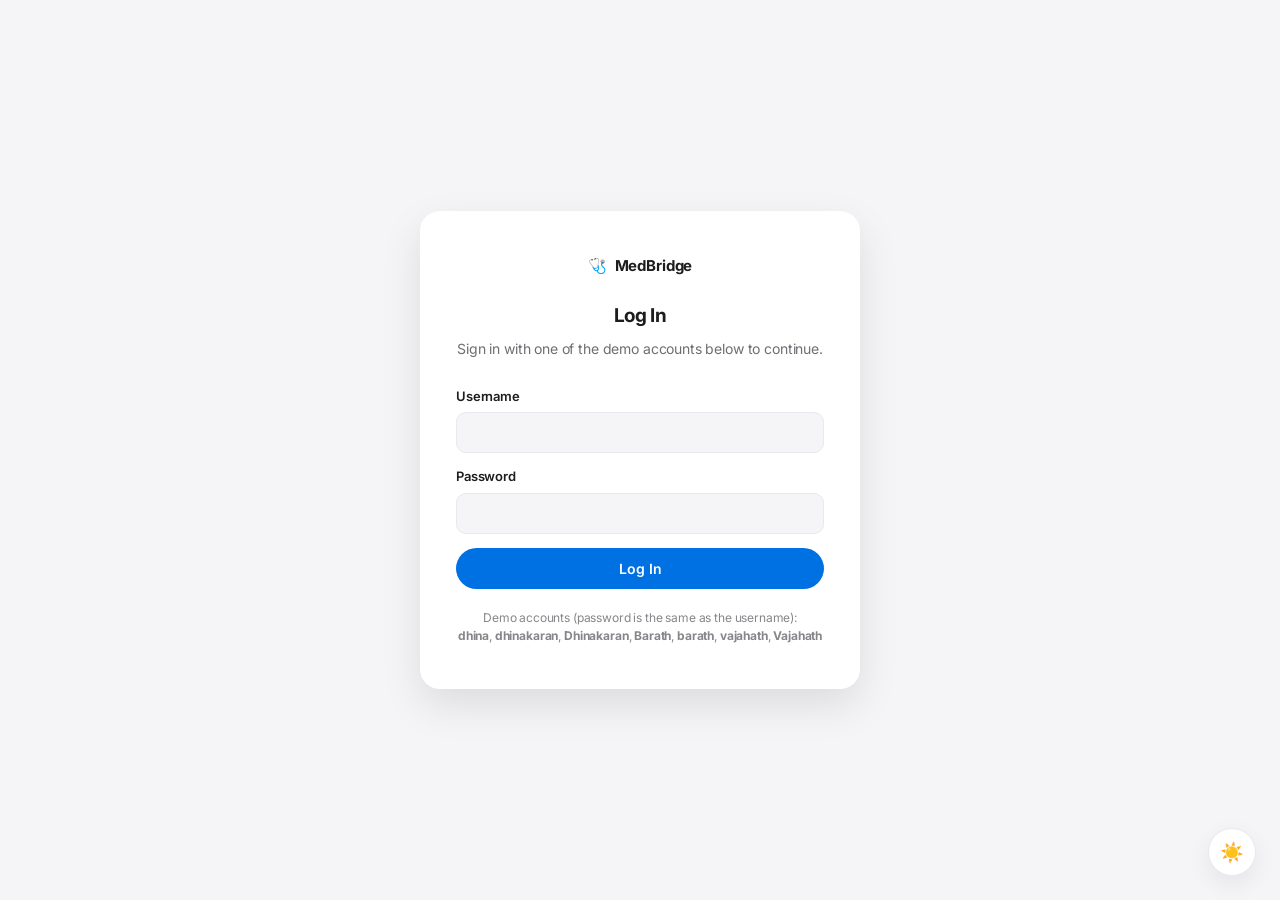
<file: report.html>
<!DOCTYPE html>
<html lang="en">
<head>
  <meta charset="UTF-8" />
  <meta name="viewport" content="width=device-width, initial-scale=1.0" />
  <title>MedBridge · Download Report</title>
  <script>
    (function () {
      var stored = localStorage.getItem("medbridge-theme");
      var theme = stored || (window.matchMedia("(prefers-color-scheme: dark)").matches ? "dark" : "light");
      document.documentElement.setAttribute("data-theme", theme);
    })();
  </script>
  <script>
    (function () {
      var session = null;
      try { session = JSON.parse(localStorage.getItem("medbridge-auth")); } catch (e) {}
      if (!session || !session.username) {
        window.location.replace("login.html");
      }
    })();
  </script>
  <link rel="stylesheet" href="css/style.css" />
  <link rel="preconnect" href="https://fonts.googleapis.com" />
  <link href="https://fonts.googleapis.com/css2?family=Inter:wght@400;500;600;700&display=swap" rel="stylesheet" />
</head>
<body>
  <div class="app">
    <!-- Side Menu -->
    <aside class="sidebar">
      <a href="index.html" class="sidebar__brand" style="text-decoration: none; cursor: pointer;">
        <span class="sidebar__logo">🩺</span>
        <span class="sidebar__title">MedBridge</span>
      </a>

      <nav class="sidebar__nav">
        <a href="ocr.html" class="nav-item" data-page="ocr">
          <span class="nav-item__icon">📷</span>
          <span class="nav-item__label">OCR Scan</span>
        </a>
        <a href="medications.html" class="nav-item" data-page="medications">
          <span class="nav-item__icon">💊</span>
          <span class="nav-item__label">List of Medications</span>
        </a>
        <a href="reminders.html" class="nav-item" data-page="reminders">
          <span class="nav-item__icon">⏰</span>
          <span class="nav-item__label">Reminders</span>
        </a>
        <a href="interactions.html" class="nav-item" data-page="interactions">
          <span class="nav-item__icon">⚠️</span>
          <span class="nav-item__label">Interaction Checker</span>
        </a>
        <a href="report.html" class="nav-item" data-page="report">
          <span class="nav-item__icon">📄</span>
          <span class="nav-item__label">Download Report</span>
        </a>
        <a href="symptoms.html" class="nav-item" data-page="symptoms">
          <span class="nav-item__icon">🩹</span>
          <span class="nav-item__label">Symptoms</span>
        </a>
      </nav>

      <div class="sidebar__footer">
        <p>&copy; 2026 MedBridge</p>
      </div>
    </aside>

    <!-- Main Content -->
    <div class="main">
      <!-- Top Bar -->
      <header class="topbar">
        <div class="topbar__left">
          <h1 class="topbar__title">Download Report</h1>
        </div>

        <div class="topbar__right">
          <div class="user-menu" id="userMenu">
            <button class="user-menu__trigger" id="userMenuTrigger" aria-haspopup="true" aria-expanded="false">
              <span class="user-menu__avatar">JD</span>
              <span class="user-menu__name">Jane Doe</span>
              <span class="user-menu__caret">▾</span>
            </button>

            <div class="user-menu__dropdown" id="userMenuDropdown">
              <a href="account.html" class="user-menu__item">
                <span class="user-menu__item-icon">⚙️</span> Manage Account
              </a>
              <a href="logout.html" class="user-menu__item user-menu__item--danger">
                <span class="user-menu__item-icon">🚪</span> Log Out
              </a>
            </div>
          </div>
        </div>
      </header>

      <!-- Page Content -->
      <main class="content">
        <!-- Current medications (kept in sync with medications.html) -->
        <section class="card" style="margin-bottom: 20px;">
          <div class="card__header">
            <h2 class="card__title">Current Medications</h2>
            <a href="medications.html" class="card__link">Manage medications</a>
          </div>
          <p class="card__subtitle">This is the data your report will be built from.</p>

          <div class="table-wrap">
            <table class="table">
              <thead>
                <tr>
                  <th>Medication</th>
                  <th>Dosage</th>
                  <th>Frequency</th>
                  <th>Prescribing Doctor</th>
                </tr>
              </thead>
              <tbody id="reportMedTableBody"></tbody>
            </table>
          </div>
        </section>

        <div class="grid">
          <!-- Report builder -->
          <section class="card">
            <div class="card__header">
              <h2 class="card__title">Generate Health Report</h2>
            </div>
            <p class="card__subtitle">Choose a date range and the sections you'd like to include.</p>

            <form id="reportForm">
              <div class="form-row" style="margin-bottom: 16px;">
                <div class="form-group">
                  <label class="form-label" for="fromDate">From</label>
                  <input type="date" class="form-input" id="fromDate" />
                </div>
                <div class="form-group">
                  <label class="form-label" for="toDate">To</label>
                  <input type="date" class="form-input" id="toDate" />
                </div>
              </div>

              <div class="checkbox-list" style="margin-bottom: 18px;">
                <label class="checkbox-item">
                  <input type="checkbox" value="medications" checked />
                  <div class="checkbox-item__label">
                    <p class="checkbox-item__title">Medications List</p>
                    <p class="checkbox-item__desc">All current and past medications with dosage details.</p>
                  </div>
                </label>
                <label class="checkbox-item">
                  <input type="checkbox" value="reminders" checked />
                  <div class="checkbox-item__label">
                    <p class="checkbox-item__title">Reminder History &amp; Adherence</p>
                    <p class="checkbox-item__desc">Taken vs. missed doses over the selected period.</p>
                  </div>
                </label>
                <label class="checkbox-item">
                  <input type="checkbox" value="symptoms" checked />
                  <div class="checkbox-item__label">
                    <p class="checkbox-item__title">Symptom Log</p>
                    <p class="checkbox-item__desc">Symptoms you've reported and their possible causes.</p>
                  </div>
                </label>
                <label class="checkbox-item">
                  <input type="checkbox" value="interactions" checked />
                  <div class="checkbox-item__label">
                    <p class="checkbox-item__title">Drug Interaction Warnings</p>
                    <p class="checkbox-item__desc">Any flagged interactions between your medications.</p>
                  </div>
                </label>
              </div>

              <button type="submit" class="btn btn--primary btn--full">⬇ Generate &amp; Download</button>
            </form>
          </section>

          <!-- Recent reports -->
          <section class="card">
            <div class="card__header">
              <h2 class="card__title">Recent Reports</h2>
            </div>
            <ul class="report-list" id="recentReports">
              <li class="report-item">
                <span class="report-item__icon">📄</span>
                <div class="report-item__body">
                  <p class="report-item__name">Health Report — Jun 1–30, 2026</p>
                  <p class="report-item__meta">Generated Jul 1, 2026</p>
                </div>
                <button class="icon-btn" aria-label="Download" disabled>⬇</button>
              </li>
              <li class="report-item">
                <span class="report-item__icon">📄</span>
                <div class="report-item__body">
                  <p class="report-item__name">Health Report — May 1–31, 2026</p>
                  <p class="report-item__meta">Generated Jun 1, 2026</p>
                </div>
                <button class="icon-btn" aria-label="Download" disabled>⬇</button>
              </li>
            </ul>
          </section>
        </div>
      </main>
    </div>
  </div>

  <div class="toast" id="toast">
    <span class="toast__icon">✅</span>
    <span id="toastMessage">Saved</span>
  </div>

  <script src="js/script.js"></script>
  <script src="js/report.js"></script>
  <script src="js/theme.js"></script>
</body>
</html>
</file>
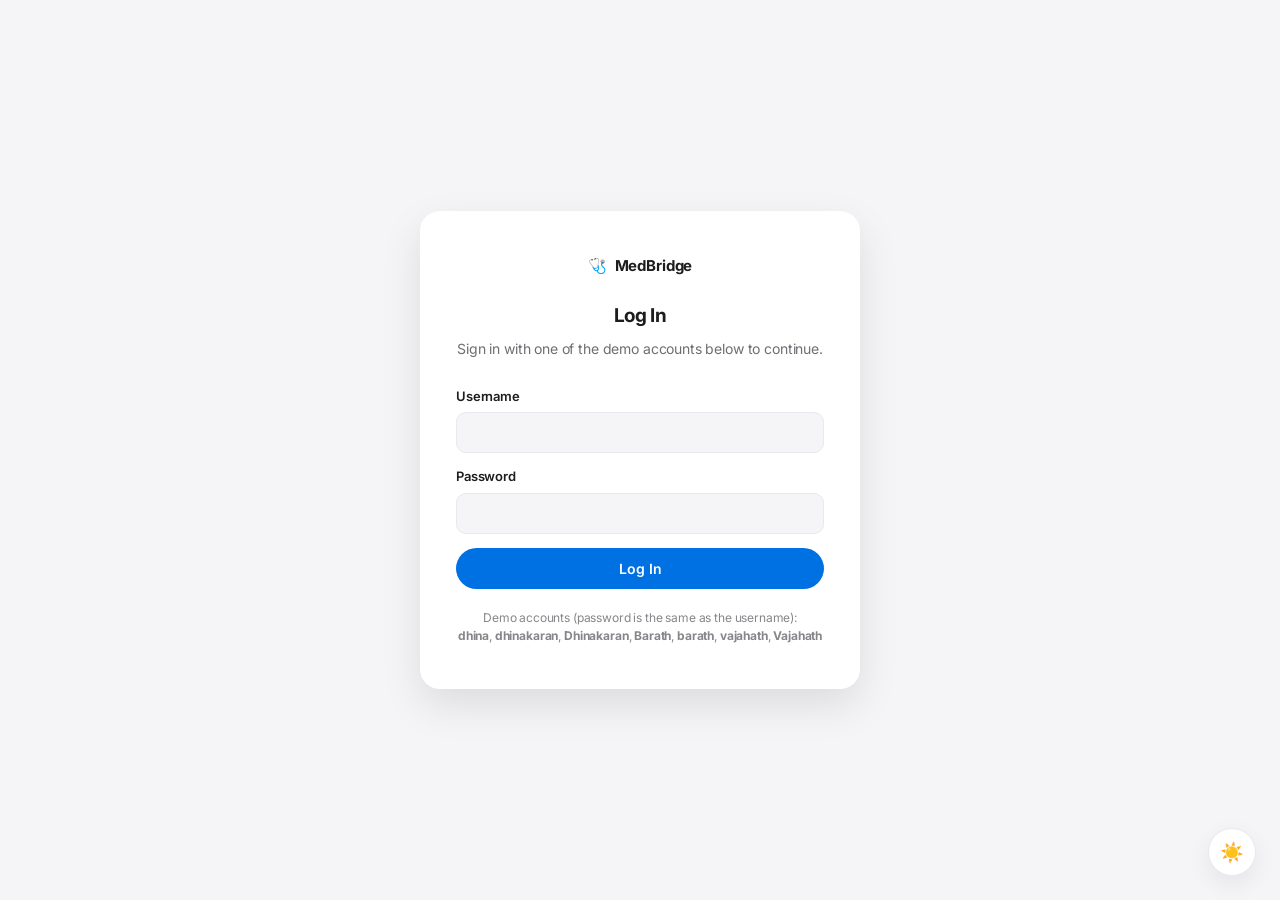
<file: symptoms.html>
<!DOCTYPE html>
<html lang="en">
<head>
  <meta charset="UTF-8" />
  <meta name="viewport" content="width=device-width, initial-scale=1.0" />
  <title>MedBridge · Symptoms</title>
  <script>
    (function () {
      var stored = localStorage.getItem("medbridge-theme");
      var theme = stored || (window.matchMedia("(prefers-color-scheme: dark)").matches ? "dark" : "light");
      document.documentElement.setAttribute("data-theme", theme);
    })();
  </script>
  <script>
    (function () {
      var session = null;
      try { session = JSON.parse(localStorage.getItem("medbridge-auth")); } catch (e) {}
      if (!session || !session.username) {
        window.location.replace("login.html");
      }
    })();
  </script>
  <link rel="stylesheet" href="css/style.css" />
  <link rel="preconnect" href="https://fonts.googleapis.com" />
  <link href="https://fonts.googleapis.com/css2?family=Inter:wght@400;500;600;700&display=swap" rel="stylesheet" />
</head>
<body>
  <div class="app">
    <!-- Side Menu -->
    <aside class="sidebar">
      <a href="index.html" class="sidebar__brand" style="text-decoration: none; cursor: pointer;">
        <span class="sidebar__logo">🩺</span>
        <span class="sidebar__title">MedBridge</span>
      </a>

      <nav class="sidebar__nav">
        <a href="ocr.html" class="nav-item" data-page="ocr">
          <span class="nav-item__icon">📷</span>
          <span class="nav-item__label">OCR Scan</span>
        </a>
        <a href="medications.html" class="nav-item" data-page="medications">
          <span class="nav-item__icon">💊</span>
          <span class="nav-item__label">List of Medications</span>
        </a>
        <a href="reminders.html" class="nav-item" data-page="reminders">
          <span class="nav-item__icon">⏰</span>
          <span class="nav-item__label">Reminders</span>
        </a>
        <a href="interactions.html" class="nav-item" data-page="interactions">
          <span class="nav-item__icon">⚠️</span>
          <span class="nav-item__label">Interaction Checker</span>
        </a>
        <a href="report.html" class="nav-item" data-page="report">
          <span class="nav-item__icon">📄</span>
          <span class="nav-item__label">Download Report</span>
        </a>
        <a href="symptoms.html" class="nav-item" data-page="symptoms">
          <span class="nav-item__icon">🩹</span>
          <span class="nav-item__label">Symptoms</span>
        </a>
      </nav>

      <div class="sidebar__footer">
        <p>&copy; 2026 MedBridge</p>
      </div>
    </aside>

    <!-- Main Content -->
    <div class="main">
      <!-- Top Bar -->
      <header class="topbar">
        <div class="topbar__left">
          <h1 class="topbar__title">Symptoms</h1>
        </div>

        <div class="topbar__right">
          <div class="user-menu" id="userMenu">
            <button class="user-menu__trigger" id="userMenuTrigger" aria-haspopup="true" aria-expanded="false">
              <span class="user-menu__avatar">JD</span>
              <span class="user-menu__name">Jane Doe</span>
              <span class="user-menu__caret">▾</span>
            </button>

            <div class="user-menu__dropdown" id="userMenuDropdown">
              <a href="account.html" class="user-menu__item">
                <span class="user-menu__item-icon">⚙️</span> Manage Account
              </a>
              <a href="logout.html" class="user-menu__item user-menu__item--danger">
                <span class="user-menu__item-icon">🚪</span> Log Out
              </a>
            </div>
          </div>
        </div>
      </header>

      <!-- Page Content -->
      <main class="content">
        <div class="grid">
          <!-- Symptom Checker -->
          <section class="card">
            <div class="card__header">
              <h2 class="card__title">Symptom Checker</h2>
            </div>
            <p class="card__subtitle">
              Enter one or more symptoms you're experiencing. We'll check whether they match known side
              effects of your current medications.
            </p>

            <form class="symptom-form" id="symptomForm">
              <div class="symptom-input-row">
                <input
                  type="text"
                  id="symptomInput"
                  class="symptom-input"
                  placeholder="e.g. nausea, headache, dizziness"
                  autocomplete="off"
                />
                <button type="submit" class="btn btn--secondary" id="addSymptomBtn">Add</button>
              </div>

              <div class="symptom-chips" id="symptomChips"></div>
              <p class="empty-hint" id="emptyHint">No symptoms added yet. Type a symptom and press Add or Enter.</p>

              <button type="button" class="btn btn--primary btn--full" id="checkSymptomsBtn" disabled>
                Check Symptoms
              </button>
            </form>
          </section>

          <!-- Medication Reference -->
          <section class="card">
            <div class="card__header">
              <h2 class="card__title">Your Current Medications</h2>
              <a href="medications.html" class="card__link">Manage medications</a>
            </div>
            <p class="card__subtitle">Known side effects we check your symptoms against.</p>

            <div class="med-reference-grid" id="medReference"></div>
          </section>
        </div>

        <!-- Results -->
        <section class="card" style="margin-top: 20px;">
          <div class="card__header">
            <h2 class="card__title">Results</h2>
          </div>

          <div class="placeholder-state" id="resultsPlaceholder">
            <span class="placeholder-state__icon">🔍</span>
            <p>Add symptoms above and click "Check Symptoms" to see results here.</p>
          </div>

          <div class="results" id="results" hidden></div>
        </section>
      </main>
    </div>
  </div>

  <script src="js/script.js"></script>
  <script src="js/symptoms.js"></script>
  <script src="js/theme.js"></script>
</body>
</html>
</file>
<file: css/style.css>
:root {
  /* Surfaces */
  --bg: #f5f5f7;
  --surface: #ffffff;
  --sidebar-bg: #fbfbfd;
  --topbar-bg: rgba(255, 255, 255, 0.78);

  /* Borders */
  --border: #e8e8ed;
  --border-strong: #d2d2d7;

  /* Text */
  --text-primary: #1d1d1f;
  --text-secondary: #6e6e73;
  --text-tertiary: #86868b;

  /* Accent */
  --primary: #0071e3;
  --primary-hover: #0077ed;
  --primary-active: #005fc4;
  --primary-tint: #eaf2fe;

  /* Status */
  --danger: #ff3b30;
  --danger-tint: #ffefed;
  --danger-text: #8a2f28;
  --warning: #ff9500;
  --warning-tint: #fff3e2;
  --warning-text: #b8630a;
  --success: #34c759;
  --success-tint: #e9f9ee;
  --success-text: #1f7a3d;

  /* Inverse (used for elements that stay dark/light regardless of theme) */
  --inverse-surface: #1d1d1f;
  --inverse-text: #ffffff;
  --tag-bg: rgba(0, 0, 0, 0.06);

  /* Radii */
  --radius-lg: 20px;
  --radius-md: 14px;
  --radius-sm: 10px;
  --radius-pill: 980px;

  /* Shadows */
  --shadow-xs: 0 1px 2px rgba(0, 0, 0, 0.04);
  --shadow-sm: 0 2px 8px rgba(0, 0, 0, 0.05);
  --shadow-md: 0 8px 24px rgba(0, 0, 0, 0.07);
  --shadow-lg: 0 16px 40px rgba(0, 0, 0, 0.1);

  /* Motion */
  --ease: cubic-bezier(0.4, 0, 0.2, 1);
  --ease-spring: cubic-bezier(0.16, 1, 0.3, 1);

  /* Legacy aliases (kept for compatibility) */
  --card-bg: var(--surface);
  --radius: var(--radius-lg);
  --shadow: var(--shadow-sm);

  color-scheme: light;
}

:root[data-theme="dark"] {
  /* Surfaces */
  --bg: #000000;
  --surface: #1c1c1e;
  --sidebar-bg: #111113;
  --topbar-bg: rgba(20, 20, 22, 0.72);

  /* Borders */
  --border: #38383a;
  --border-strong: #48484a;

  /* Text */
  --text-primary: #f5f5f7;
  --text-secondary: #98989d;
  --text-tertiary: #86868b;

  /* Accent */
  --primary: #0a84ff;
  --primary-hover: #409cff;
  --primary-active: #0060c2;
  --primary-tint: rgba(10, 132, 255, 0.18);

  /* Status */
  --danger: #ff453a;
  --danger-tint: rgba(255, 69, 58, 0.18);
  --danger-text: #ffb4ab;
  --warning: #ff9f0a;
  --warning-tint: rgba(255, 159, 10, 0.18);
  --warning-text: #ffbd5c;
  --success: #30d158;
  --success-tint: rgba(48, 209, 88, 0.18);
  --success-text: #8fe6a8;

  /* Inverse */
  --inverse-surface: #2c2c2e;
  --inverse-text: #ffffff;
  --tag-bg: rgba(255, 255, 255, 0.12);

  /* Shadows (darker, since the base surface is already black) */
  --shadow-xs: 0 1px 2px rgba(0, 0, 0, 0.5);
  --shadow-sm: 0 2px 10px rgba(0, 0, 0, 0.5);
  --shadow-md: 0 8px 28px rgba(0, 0, 0, 0.55);
  --shadow-lg: 0 16px 44px rgba(0, 0, 0, 0.6);

  color-scheme: dark;
}

* {
  box-sizing: border-box;
}

/*
 * Several component classes below (.modal__body, .scan-preview,
 * .scanning-indicator, .form-group, .reminder-cards, etc.) set an
 * unconditional `display` value for layout purposes. Author styles
 * always win over the browser's default `[hidden] { display: none }`
 * rule regardless of specificity, so without this, toggling an
 * element's `hidden` property/attribute from JS would silently fail
 * to actually hide it. This restores the native, expected behavior
 * of `hidden` everywhere in the app.
 */
[hidden] {
  display: none !important;
}

html {
  -webkit-font-smoothing: antialiased;
  -moz-osx-font-smoothing: grayscale;
}

body {
  margin: 0;
  font-family: "Inter", -apple-system, BlinkMacSystemFont, "Segoe UI", sans-serif;
  background: var(--bg);
  color: var(--text-primary);
  font-size: 15px;
  line-height: 1.5;
  letter-spacing: -0.01em;
  transition: background-color 0.3s var(--ease), color 0.3s var(--ease);
}

h1, h2, h3, h4 {
  letter-spacing: -0.02em;
}

a {
  color: inherit;
}

.app {
  display: flex;
  min-height: 100vh;
}

/* ------------------------------------------------------------------ */
/* Sidebar                                                             */
/* ------------------------------------------------------------------ */

.sidebar {
  width: 264px;
  flex-shrink: 0;
  background: var(--sidebar-bg);
  border-right: 1px solid var(--border);
  display: flex;
  flex-direction: column;
  padding: 20px 14px;
  transition: background-color 0.3s var(--ease), border-color 0.3s var(--ease);
}

.sidebar__brand {
  display: flex;
  align-items: center;
  gap: 10px;
  padding: 6px 10px 20px;
  margin-bottom: 8px;
}

.sidebar__logo {
  width: 32px;
  height: 32px;
  display: flex;
  align-items: center;
  justify-content: center;
  font-size: 16px;
  border-radius: 9px;
  background: var(--primary-tint);
}

.sidebar__title {
  font-size: 17px;
  font-weight: 700;
  color: var(--text-primary);
  letter-spacing: -0.02em;
}

.sidebar__nav {
  display: flex;
  flex-direction: column;
  gap: 2px;
  flex: 1;
}

.nav-item {
  display: flex;
  align-items: center;
  gap: 12px;
  padding: 9px 10px;
  border-radius: var(--radius-sm);
  color: var(--text-secondary);
  text-decoration: none;
  font-size: 14px;
  font-weight: 500;
  transition: background 0.2s var(--ease), color 0.2s var(--ease);
}

.nav-item__icon {
  display: flex;
  align-items: center;
  justify-content: center;
  width: 28px;
  height: 28px;
  flex-shrink: 0;
  font-size: 14px;
  border-radius: 8px;
  background: var(--bg);
  transition: transform 0.2s var(--ease-spring), background 0.2s var(--ease);
}

.nav-item:nth-child(1) .nav-item__icon { background: #e8f2ff; }
.nav-item:nth-child(2) .nav-item__icon { background: #e9fbf1; }
.nav-item:nth-child(3) .nav-item__icon { background: #fff3e2; }
.nav-item:nth-child(4) .nav-item__icon { background: #f2ecff; }
.nav-item:nth-child(5) .nav-item__icon { background: #ffeaef; }

:root[data-theme="dark"] .nav-item:nth-child(1) .nav-item__icon { background: rgba(10, 132, 255, 0.18); }
:root[data-theme="dark"] .nav-item:nth-child(2) .nav-item__icon { background: rgba(48, 209, 88, 0.18); }
:root[data-theme="dark"] .nav-item:nth-child(3) .nav-item__icon { background: rgba(255, 159, 10, 0.18); }
:root[data-theme="dark"] .nav-item:nth-child(4) .nav-item__icon { background: rgba(191, 90, 242, 0.18); }
:root[data-theme="dark"] .nav-item:nth-child(5) .nav-item__icon { background: rgba(255, 69, 58, 0.18); }

.nav-item:hover {
  background: var(--border);
  color: var(--text-primary);
}

.nav-item:hover .nav-item__icon {
  transform: scale(1.06);
}

.nav-item.active {
  background: var(--primary-tint);
  color: var(--primary);
  font-weight: 600;
}

.sidebar__footer {
  padding: 14px 10px 4px;
  border-top: 1px solid var(--border);
  font-size: 12px;
  color: var(--text-tertiary);
}

/* ------------------------------------------------------------------ */
/* Main / Topbar                                                       */
/* ------------------------------------------------------------------ */

.main {
  flex: 1;
  display: flex;
  flex-direction: column;
  min-width: 0;
}

.topbar {
  position: sticky;
  top: 0;
  z-index: 30;
  display: flex;
  align-items: center;
  justify-content: space-between;
  padding: 16px 32px;
  background: var(--topbar-bg);
  backdrop-filter: saturate(180%) blur(20px);
  -webkit-backdrop-filter: saturate(180%) blur(20px);
  border-bottom: 1px solid var(--border);
  transition: background-color 0.3s var(--ease), border-color 0.3s var(--ease);
}

.topbar__title {
  font-size: 20px;
  font-weight: 700;
  margin: 0;
  letter-spacing: -0.02em;
}

/* User menu */
.user-menu {
  position: relative;
}

.user-menu__trigger {
  display: flex;
  align-items: center;
  gap: 10px;
  background: transparent;
  border: 1px solid transparent;
  border-radius: var(--radius-pill);
  padding: 5px 14px 5px 5px;
  cursor: pointer;
  font-family: inherit;
  font-size: 14px;
  font-weight: 500;
  color: var(--text-primary);
  transition: background 0.2s var(--ease), border-color 0.2s var(--ease);
}

.user-menu__trigger:hover,
.user-menu__trigger[aria-expanded="true"] {
  background: var(--surface);
  border-color: var(--border);
  box-shadow: var(--shadow-xs);
}

.user-menu__avatar {
  width: 30px;
  height: 30px;
  border-radius: 50%;
  background: var(--primary);
  color: #fff;
  display: flex;
  align-items: center;
  justify-content: center;
  font-size: 12px;
  font-weight: 700;
}

.user-menu__caret {
  font-size: 11px;
  color: var(--text-tertiary);
  transition: transform 0.25s var(--ease-spring);
}

.user-menu__trigger[aria-expanded="true"] .user-menu__caret {
  transform: rotate(180deg);
}

.user-menu__dropdown {
  position: absolute;
  right: 0;
  top: calc(100% + 10px);
  min-width: 210px;
  background: var(--surface);
  border: 1px solid var(--border);
  border-radius: var(--radius-md);
  box-shadow: var(--shadow-lg);
  padding: 6px;
  opacity: 0;
  visibility: hidden;
  transform: translateY(-6px) scale(0.98);
  transform-origin: top right;
  transition: opacity 0.2s var(--ease), transform 0.2s var(--ease-spring), visibility 0.2s var(--ease),
    background-color 0.3s var(--ease), border-color 0.3s var(--ease);
  z-index: 20;
}

.user-menu__dropdown.open {
  opacity: 1;
  visibility: visible;
  transform: translateY(0) scale(1);
}

.user-menu__item {
  display: flex;
  align-items: center;
  gap: 10px;
  padding: 9px 10px;
  border-radius: var(--radius-sm);
  color: var(--text-primary);
  text-decoration: none;
  font-size: 14px;
  font-weight: 500;
  transition: background 0.15s var(--ease);
}

.user-menu__item:hover {
  background: var(--bg);
}

.user-menu__item--danger {
  color: var(--danger);
}

.user-menu__item-icon {
  font-size: 14px;
}

/* ------------------------------------------------------------------ */
/* Content                                                             */
/* ------------------------------------------------------------------ */

.content {
  padding: 28px 32px 56px;
  flex: 1;
}

/* Alert */
.alert {
  display: flex;
  align-items: flex-start;
  gap: 14px;
  padding: 16px 18px;
  border-radius: var(--radius-lg);
  margin-bottom: 24px;
  transition: opacity 0.2s var(--ease), transform 0.2s var(--ease);
}

.alert--danger {
  background: var(--danger-tint);
}

.alert__icon {
  font-size: 20px;
  line-height: 1;
}

.alert__body {
  flex: 1;
}

.alert__title {
  margin: 0 0 4px;
  font-size: 15px;
  font-weight: 700;
  color: var(--danger);
}

.alert__text {
  margin: 0;
  font-size: 14px;
  color: var(--danger-text);
  line-height: 1.55;
}

.alert__dismiss {
  background: transparent;
  border: none;
  font-size: 20px;
  line-height: 1;
  color: var(--danger);
  cursor: pointer;
  padding: 0 4px;
  border-radius: 6px;
  transition: background 0.15s var(--ease);
}

.alert__dismiss:hover {
  background: rgba(255, 59, 48, 0.1);
}

.alert.hidden {
  display: none;
}

/* ------------------------------------------------------------------ */
/* Grid + Cards                                                        */
/* ------------------------------------------------------------------ */

.grid {
  display: grid;
  grid-template-columns: 1.4fr 1fr;
  gap: 20px;
}

.card--stats {
  grid-column: 1 / -1;
}

.card {
  background: var(--surface);
  border: 1px solid var(--border);
  border-radius: var(--radius-lg);
  box-shadow: var(--shadow-sm);
  padding: 22px;
  transition: box-shadow 0.25s var(--ease), transform 0.25s var(--ease),
    background-color 0.3s var(--ease), border-color 0.3s var(--ease);
}

.card:hover {
  box-shadow: var(--shadow-md);
}

.card__header {
  display: flex;
  align-items: center;
  justify-content: space-between;
  margin-bottom: 14px;
}

.card__title {
  font-size: 16px;
  font-weight: 700;
  margin: 0;
  letter-spacing: -0.01em;
}

.card__subtitle {
  margin: -6px 0 16px;
  font-size: 13px;
  color: var(--text-secondary);
}

.card__link {
  font-size: 13px;
  font-weight: 600;
  color: var(--primary);
  text-decoration: none;
  transition: opacity 0.15s var(--ease);
}

.card__link:hover {
  opacity: 0.7;
}

/* Reminders */
.reminder-list {
  list-style: none;
  margin: 0;
  padding: 0;
  display: flex;
  flex-direction: column;
  gap: 10px;
}

.reminder-item {
  display: flex;
  align-items: center;
  gap: 14px;
  padding: 12px;
  border: 1px solid var(--border);
  border-radius: var(--radius-md);
  transition: border-color 0.2s var(--ease), background 0.2s var(--ease);
}

.reminder-item:hover {
  background: var(--bg);
  border-color: var(--border-strong);
}

.reminder-item__time {
  display: flex;
  flex-direction: column;
  align-items: center;
  min-width: 64px;
  padding-right: 12px;
  border-right: 1px solid var(--border);
}

.reminder-item__hour {
  font-size: 13px;
  font-weight: 700;
}

.reminder-item__day {
  font-size: 11px;
  color: var(--text-tertiary);
}

.reminder-item__details {
  flex: 1;
}

.reminder-item__name {
  margin: 0;
  font-size: 14px;
  font-weight: 600;
}

.reminder-item__meta {
  margin: 2px 0 0;
  font-size: 12px;
  color: var(--text-secondary);
}

.pill {
  font-size: 11px;
  font-weight: 700;
  padding: 4px 11px;
  border-radius: var(--radius-pill);
  white-space: nowrap;
}

.pill--upcoming {
  background: var(--primary-tint);
  color: var(--primary);
}

.pill--warning {
  background: var(--warning-tint);
  color: var(--warning-text);
}

/* Interactions */
.interaction-list {
  list-style: none;
  margin: 0;
  padding: 0;
  display: flex;
  flex-direction: column;
  gap: 10px;
}

.interaction-item {
  display: flex;
  align-items: flex-start;
  gap: 10px;
  padding: 12px;
  border-radius: var(--radius-md);
  transition: transform 0.2s var(--ease);
}

.interaction-item--danger {
  background: var(--danger-tint);
}

.interaction-item--warning {
  background: var(--warning-tint);
}

.interaction-item--safe {
  background: var(--success-tint);
}

.interaction-item__icon {
  font-size: 15px;
}

.interaction-item__pair {
  margin: 0;
  font-size: 13px;
  font-weight: 700;
}

.interaction-item__desc {
  margin: 2px 0 0;
  font-size: 12px;
  color: var(--text-secondary);
}

/* Stats */
.stats {
  display: grid;
  grid-template-columns: repeat(3, 1fr);
  gap: 16px;
}

.stat {
  text-align: center;
  padding: 18px;
  border-radius: var(--radius-md);
  background: var(--bg);
  transition: transform 0.2s var(--ease-spring), background-color 0.3s var(--ease);
}

.stat:hover {
  transform: translateY(-2px);
}

.stat__value {
  margin: 0;
  font-size: 28px;
  font-weight: 700;
  letter-spacing: -0.02em;
}

.stat__value--danger {
  color: var(--danger);
}

.stat__label {
  margin: 4px 0 0;
  font-size: 12px;
  color: var(--text-secondary);
}

/* ------------------------------------------------------------------ */
/* Buttons                                                             */
/* ------------------------------------------------------------------ */

.btn {
  font-family: inherit;
  font-size: 14px;
  font-weight: 600;
  border-radius: var(--radius-pill);
  padding: 11px 20px;
  cursor: pointer;
  border: 1px solid transparent;
  transition: background 0.2s var(--ease), border-color 0.2s var(--ease),
    opacity 0.2s var(--ease), transform 0.15s var(--ease);
  white-space: nowrap;
}

.btn:active {
  transform: scale(0.97);
}

.btn--primary {
  background: var(--primary);
  color: #fff;
}

.btn--primary:hover:not(:disabled) {
  background: var(--primary-hover);
}

.btn--primary:disabled {
  opacity: 0.4;
  cursor: not-allowed;
  transform: none;
}

.btn--secondary {
  background: var(--bg);
  color: var(--text-primary);
  border-color: var(--border);
}

.btn--secondary:hover {
  background: var(--border);
}

.btn--full {
  width: 100%;
}

/* ------------------------------------------------------------------ */
/* Symptom Checker                                                     */
/* ------------------------------------------------------------------ */

.symptom-form {
  display: flex;
  flex-direction: column;
  gap: 14px;
}

.symptom-input-row {
  display: flex;
  gap: 10px;
}

.symptom-input {
  flex: 1;
  padding: 11px 16px;
  border: 1px solid var(--border);
  border-radius: var(--radius-pill);
  font-family: inherit;
  font-size: 14px;
  color: var(--text-primary);
  background: var(--bg);
  transition: border-color 0.2s var(--ease), background 0.2s var(--ease), box-shadow 0.2s var(--ease);
}

.symptom-input:focus {
  outline: none;
  border-color: var(--primary);
  background: var(--surface);
  box-shadow: 0 0 0 4px var(--primary-tint);
}

.symptom-chips {
  display: flex;
  flex-wrap: wrap;
  gap: 8px;
  min-height: 0;
}

.chip {
  display: flex;
  align-items: center;
  gap: 8px;
  background: var(--primary-tint);
  color: var(--primary);
  font-size: 13px;
  font-weight: 600;
  padding: 6px 8px 6px 14px;
  border-radius: var(--radius-pill);
  animation: chip-in 0.2s var(--ease-spring);
}

@keyframes chip-in {
  from {
    opacity: 0;
    transform: scale(0.9);
  }
  to {
    opacity: 1;
    transform: scale(1);
  }
}

.chip__remove {
  background: transparent;
  border: none;
  color: var(--primary);
  font-size: 15px;
  line-height: 1;
  cursor: pointer;
  padding: 2px 4px;
  border-radius: 50%;
  transition: background 0.15s var(--ease);
}

.chip__remove:hover {
  background: rgba(0, 113, 227, 0.15);
}

.empty-hint {
  font-size: 12px;
  color: var(--text-tertiary);
  margin: 0;
}

/* Results */
.results {
  display: flex;
  flex-direction: column;
  gap: 14px;
  animation: fade-in 0.25s var(--ease);
}

@keyframes fade-in {
  from {
    opacity: 0;
    transform: translateY(4px);
  }
  to {
    opacity: 1;
    transform: translateY(0);
  }
}

.result-group {
  border-radius: var(--radius-md);
  padding: 16px;
}

.result-group--danger {
  background: var(--danger-tint);
}

.result-group--warning {
  background: var(--warning-tint);
}

.result-group--new {
  background: var(--primary-tint);
}

.result-group__header {
  display: flex;
  align-items: center;
  gap: 10px;
  margin-bottom: 8px;
}

.result-group__icon {
  font-size: 18px;
}

.result-group__title {
  margin: 0;
  font-size: 14px;
  font-weight: 700;
}

.result-group__title--danger {
  color: var(--danger);
}

.result-group__title--warning {
  color: var(--warning-text);
}

.result-group__title--new {
  color: var(--primary);
}

.result-group__text {
  margin: 0 0 6px;
  font-size: 13px;
  color: var(--text-primary);
  line-height: 1.55;
}

.result-group__symptoms {
  display: flex;
  flex-wrap: wrap;
  gap: 6px;
  margin-top: 8px;
}

.tag {
  font-size: 11px;
  font-weight: 700;
  padding: 3px 11px;
  border-radius: var(--radius-pill);
  background: var(--tag-bg);
}

.doctor-banner {
  display: flex;
  align-items: center;
  gap: 14px;
  padding: 18px 20px;
  border-radius: var(--radius-lg);
  background: var(--inverse-surface);
  color: var(--inverse-text);
  transition: background-color 0.3s var(--ease);
}

.doctor-banner__icon {
  font-size: 22px;
}

.doctor-banner__body {
  flex: 1;
}

.doctor-banner__title {
  margin: 0 0 4px;
  font-size: 14px;
  font-weight: 700;
}

.doctor-banner__text {
  margin: 0;
  font-size: 13px;
  color: rgba(255, 255, 255, 0.7);
  line-height: 1.55;
}

.doctor-banner .btn {
  flex-shrink: 0;
}

.doctor-banner .btn--primary {
  background: var(--inverse-text);
  color: var(--inverse-surface);
}

.doctor-banner .btn--primary:hover {
  background: rgba(255, 255, 255, 0.85);
}

/* Medication reference */
.med-reference-grid {
  display: grid;
  grid-template-columns: repeat(auto-fit, minmax(200px, 1fr));
  gap: 12px;
}

.med-reference-item {
  border: 1px solid var(--border);
  border-radius: var(--radius-md);
  padding: 14px;
  transition: border-color 0.2s var(--ease), background 0.2s var(--ease);
}

.med-reference-item:hover {
  background: var(--bg);
  border-color: var(--border-strong);
}

.med-reference-item__name {
  margin: 0 0 8px;
  font-size: 14px;
  font-weight: 700;
}

.med-reference-item__list {
  margin: 0;
  padding-left: 18px;
  font-size: 12px;
  color: var(--text-secondary);
  line-height: 1.7;
}

.placeholder-state {
  text-align: center;
  padding: 36px 16px;
  color: var(--text-tertiary);
}

.placeholder-state__icon {
  font-size: 32px;
  display: block;
  margin-bottom: 10px;
}

.placeholder-state p {
  margin: 0;
  font-size: 13px;
}

/* ------------------------------------------------------------------ */
/* Page header / actions bar                                          */
/* ------------------------------------------------------------------ */

.page-actions {
  display: flex;
  align-items: center;
  justify-content: space-between;
  gap: 12px;
  flex-wrap: wrap;
  margin-bottom: 20px;
}

.search-input-wrap {
  position: relative;
  flex: 1;
  max-width: 320px;
}

.search-input-wrap .form-input {
  padding-left: 36px;
}

.search-input-wrap__icon {
  position: absolute;
  left: 13px;
  top: 50%;
  transform: translateY(-50%);
  font-size: 13px;
  color: var(--text-tertiary);
}

.btn--sm {
  padding: 8px 16px;
  font-size: 13px;
}

.pill--success {
  background: var(--success-tint);
  color: var(--success-text);
}

.pill--muted {
  background: var(--bg);
  color: var(--text-secondary);
}

/* ------------------------------------------------------------------ */
/* Forms                                                               */
/* ------------------------------------------------------------------ */

.form-group {
  display: flex;
  flex-direction: column;
  gap: 6px;
}

.form-row {
  display: grid;
  grid-template-columns: repeat(2, 1fr);
  gap: 14px;
}

.form-label {
  font-size: 13px;
  font-weight: 600;
  color: var(--text-primary);
}

.form-input,
.form-select,
.form-textarea {
  width: 100%;
  padding: 11px 14px;
  border: 1px solid var(--border);
  border-radius: var(--radius-sm);
  font-family: inherit;
  font-size: 14px;
  color: var(--text-primary);
  background: var(--bg);
  transition: border-color 0.2s var(--ease), background 0.2s var(--ease), box-shadow 0.2s var(--ease);
}

.form-textarea {
  resize: vertical;
  min-height: 80px;
}

.form-input:focus,
.form-select:focus,
.form-textarea:focus {
  outline: none;
  border-color: var(--primary);
  background: var(--surface);
  box-shadow: 0 0 0 4px var(--primary-tint);
}

.form-hint {
  font-size: 12px;
  color: var(--text-tertiary);
  margin: 0;
}

.form-actions {
  display: flex;
  justify-content: flex-end;
  gap: 10px;
  margin-top: 6px;
}

/* Toggle switch */
.toggle-row {
  display: flex;
  align-items: center;
  justify-content: space-between;
  padding: 12px 0;
  border-bottom: 1px solid var(--border);
}

.toggle-row:last-child {
  border-bottom: none;
}

.toggle-row__label {
  margin: 0 0 2px;
  font-size: 14px;
  font-weight: 600;
}

.toggle-row__desc {
  margin: 0;
  font-size: 12px;
  color: var(--text-secondary);
}

.toggle {
  position: relative;
  display: inline-flex;
  align-items: center;
  cursor: pointer;
  flex-shrink: 0;
}

.toggle input {
  position: absolute;
  opacity: 0;
  width: 0;
  height: 0;
}

.toggle__track {
  width: 44px;
  height: 26px;
  border-radius: var(--radius-pill);
  background: var(--border-strong);
  transition: background 0.2s var(--ease);
  position: relative;
}

.toggle__track::after {
  content: "";
  position: absolute;
  top: 2px;
  left: 2px;
  width: 22px;
  height: 22px;
  border-radius: 50%;
  background: #fff;
  box-shadow: var(--shadow-xs);
  transition: transform 0.2s var(--ease-spring);
}

.toggle input:checked + .toggle__track {
  background: var(--success);
}

.toggle input:checked + .toggle__track::after {
  transform: translateX(18px);
}

/* Custom checkbox (e.g. mark reminder as taken) */
.check {
  display: flex;
  align-items: center;
  gap: 12px;
  cursor: pointer;
}

.check input {
  position: absolute;
  opacity: 0;
  width: 0;
  height: 0;
}

.check__box {
  width: 22px;
  height: 22px;
  border-radius: 50%;
  border: 2px solid var(--border-strong);
  display: flex;
  align-items: center;
  justify-content: center;
  flex-shrink: 0;
  transition: background 0.2s var(--ease), border-color 0.2s var(--ease);
  position: relative;
}

.check__box::after {
  content: "✓";
  font-size: 12px;
  color: #fff;
  opacity: 0;
  transform: scale(0.5);
  transition: opacity 0.15s var(--ease), transform 0.15s var(--ease);
}

.check input:checked + .check__box {
  background: var(--success);
  border-color: var(--success);
}

.check input:checked + .check__box::after {
  opacity: 1;
  transform: scale(1);
}

/* ------------------------------------------------------------------ */
/* Table                                                               */
/* ------------------------------------------------------------------ */

.table-wrap {
  overflow-x: auto;
}

.table {
  width: 100%;
  border-collapse: collapse;
  font-size: 13px;
}

.table th {
  text-align: left;
  font-size: 11px;
  text-transform: uppercase;
  letter-spacing: 0.04em;
  color: var(--text-tertiary);
  font-weight: 600;
  padding: 10px 12px;
  border-bottom: 1px solid var(--border);
  white-space: nowrap;
}

.table td {
  padding: 14px 12px;
  border-bottom: 1px solid var(--border);
  vertical-align: middle;
}

.table tr:last-child td {
  border-bottom: none;
}

.table tbody tr {
  transition: background 0.15s var(--ease);
}

.table tbody tr:hover {
  background: var(--bg);
}

.table__primary {
  font-weight: 600;
  color: var(--text-primary);
}

.table__secondary {
  color: var(--text-secondary);
}

.table__actions {
  display: flex;
  gap: 6px;
  justify-content: flex-end;
}

.icon-btn {
  width: 32px;
  height: 32px;
  border-radius: 50%;
  border: 1px solid var(--border);
  background: var(--surface);
  display: inline-flex;
  align-items: center;
  justify-content: center;
  cursor: pointer;
  font-size: 13px;
  transition: background 0.2s var(--ease), border-color 0.2s var(--ease), transform 0.15s var(--ease);
}

.icon-btn:hover {
  background: var(--bg);
}

.icon-btn:active {
  transform: scale(0.92);
}

.icon-btn--danger:hover {
  background: var(--danger-tint);
  border-color: rgba(255, 59, 48, 0.3);
}

/* ------------------------------------------------------------------ */
/* Modal                                                               */
/* ------------------------------------------------------------------ */

.modal-overlay {
  position: fixed;
  inset: 0;
  background: rgba(0, 0, 0, 0.32);
  backdrop-filter: blur(6px);
  -webkit-backdrop-filter: blur(6px);
  display: flex;
  align-items: center;
  justify-content: center;
  padding: 24px;
  z-index: 100;
  opacity: 0;
  visibility: hidden;
  transition: opacity 0.2s var(--ease), visibility 0.2s var(--ease);
}

.modal-overlay.open {
  opacity: 1;
  visibility: visible;
}

.modal {
  background: var(--surface);
  border-radius: var(--radius-lg);
  box-shadow: var(--shadow-lg);
  width: 100%;
  max-width: 480px;
  max-height: 88vh;
  overflow-y: auto;
  padding: 24px;
  transform: translateY(12px) scale(0.98);
  transition: transform 0.25s var(--ease-spring), background-color 0.3s var(--ease);
}

.modal-overlay.open .modal {
  transform: translateY(0) scale(1);
}

/* The camera modal (ocr.html) and the Add/Edit Reminder modal
   (reminders.html) are shown/hidden via the native `hidden` attribute
   rather than the `.open` class used by other modals — the global
   `[hidden]` rule above handles hiding them; this just makes sure they
   render at full opacity/visibility whenever `hidden` isn't set. */
.modal-overlay.camera-modal,
.modal-overlay#reminderModalOverlay {
  opacity: 1;
  visibility: visible;
}

.modal__header {
  display: flex;
  align-items: center;
  justify-content: space-between;
  margin-bottom: 18px;
}

.modal__title {
  font-size: 17px;
  font-weight: 700;
  margin: 0;
  letter-spacing: -0.01em;
}

.modal__close {
  background: transparent;
  border: none;
  font-size: 20px;
  color: var(--text-tertiary);
  cursor: pointer;
  padding: 4px 8px;
  border-radius: 6px;
  transition: background 0.15s var(--ease);
}

.modal__close:hover {
  background: var(--bg);
}

.modal__body {
  display: flex;
  flex-direction: column;
  gap: 14px;
}

/* ------------------------------------------------------------------ */
/* Toast                                                               */
/* ------------------------------------------------------------------ */

.toast {
  position: fixed;
  bottom: 28px;
  left: 28px;
  background: var(--inverse-surface);
  color: var(--inverse-text);
  padding: 14px 20px;
  border-radius: var(--radius-md);
  box-shadow: var(--shadow-lg);
  display: flex;
  align-items: center;
  gap: 10px;
  font-size: 13px;
  font-weight: 600;
  transform: translateY(14px);
  opacity: 0;
  visibility: hidden;
  transition: transform 0.25s var(--ease-spring), opacity 0.25s var(--ease), visibility 0.25s var(--ease);
  z-index: 200;
}

.toast.show {
  transform: translateY(0);
  opacity: 1;
  visibility: visible;
}

.toast__icon {
  font-size: 15px;
}

/* ------------------------------------------------------------------ */
/* Dropzone (OCR upload)                                              */
/* ------------------------------------------------------------------ */

.dropzone {
  border: 2px dashed var(--border-strong);
  border-radius: var(--radius-lg);
  padding: 44px 20px;
  text-align: center;
  cursor: pointer;
  transition: border-color 0.2s var(--ease), background 0.2s var(--ease);
}

.dropzone:hover,
.dropzone.dragover {
  border-color: var(--primary);
  background: var(--primary-tint);
}

.dropzone input[type="file"] {
  display: none;
}

.dropzone__icon {
  font-size: 34px;
  display: block;
  margin-bottom: 10px;
}

.dropzone__title {
  margin: 0 0 4px;
  font-size: 14px;
  font-weight: 600;
}

.dropzone__hint {
  margin: 0;
  font-size: 12px;
  color: var(--text-tertiary);
}

.scan-preview {
  display: flex;
  gap: 18px;
  align-items: flex-start;
}

.scan-preview__image {
  width: 150px;
  height: 150px;
  object-fit: cover;
  border-radius: var(--radius-md);
  border: 1px solid var(--border);
  background: var(--bg);
  flex-shrink: 0;
}

.scan-preview__meta {
  flex: 1;
  min-width: 0;
}

.scanning-indicator {
  display: flex;
  align-items: center;
  gap: 10px;
  font-size: 13px;
  color: var(--text-secondary);
  margin-top: 14px;
}

.spinner {
  width: 16px;
  height: 16px;
  border-radius: 50%;
  border: 2px solid var(--border);
  border-top-color: var(--primary);
  animation: spin 0.7s linear infinite;
}

@keyframes spin {
  to {
    transform: rotate(360deg);
  }
}

/* ------------------------------------------------------------------ */
/* Segmented control                                                  */
/* ------------------------------------------------------------------ */

.segmented {
  display: inline-flex;
  background: var(--bg);
  border-radius: var(--radius-pill);
  padding: 4px;
  gap: 2px;
}

.segmented__option {
  padding: 7px 16px;
  border-radius: var(--radius-pill);
  font-size: 13px;
  font-weight: 600;
  color: var(--text-secondary);
  cursor: pointer;
  border: none;
  background: transparent;
  font-family: inherit;
  transition: background 0.2s var(--ease), color 0.2s var(--ease), box-shadow 0.2s var(--ease);
}

.segmented__option.active {
  background: var(--surface);
  color: var(--text-primary);
  box-shadow: var(--shadow-xs);
}

/* ------------------------------------------------------------------ */
/* Checklist (report sections)                                        */
/* ------------------------------------------------------------------ */

.checkbox-list {
  display: flex;
  flex-direction: column;
  gap: 10px;
}

.checkbox-item {
  display: flex;
  align-items: center;
  gap: 12px;
  padding: 13px 14px;
  border: 1px solid var(--border);
  border-radius: var(--radius-md);
  cursor: pointer;
  transition: border-color 0.2s var(--ease), background 0.2s var(--ease);
}

.checkbox-item:hover {
  background: var(--bg);
}

.checkbox-item input {
  width: 18px;
  height: 18px;
  accent-color: var(--primary);
  flex-shrink: 0;
}

.checkbox-item__label {
  flex: 1;
}

.checkbox-item__title {
  margin: 0;
  font-size: 14px;
  font-weight: 600;
}

.checkbox-item__desc {
  margin: 2px 0 0;
  font-size: 12px;
  color: var(--text-secondary);
}

/* Report history list */
.report-list {
  list-style: none;
  margin: 0;
  padding: 0;
  display: flex;
  flex-direction: column;
  gap: 10px;
}

.report-item {
  display: flex;
  align-items: center;
  gap: 12px;
  padding: 12px;
  border: 1px solid var(--border);
  border-radius: var(--radius-md);
  transition: background 0.2s var(--ease);
}

.report-item:hover {
  background: var(--bg);
}

.report-item__icon {
  width: 36px;
  height: 36px;
  border-radius: 10px;
  background: var(--primary-tint);
  color: var(--primary);
  display: flex;
  align-items: center;
  justify-content: center;
  font-size: 16px;
  flex-shrink: 0;
}

.report-item__body {
  flex: 1;
  min-width: 0;
}

.report-item__name {
  margin: 0;
  font-size: 13px;
  font-weight: 600;
}

.report-item__meta {
  margin: 2px 0 0;
  font-size: 12px;
  color: var(--text-tertiary);
}

/* ------------------------------------------------------------------ */
/* Standalone auth-style page (e.g. logout)                           */
/* ------------------------------------------------------------------ */

.auth-page {
  min-height: 100vh;
  display: flex;
  align-items: center;
  justify-content: center;
  background: var(--bg);
  padding: 24px;
}

.auth-card {
  background: var(--surface);
  border-radius: var(--radius-lg);
  box-shadow: var(--shadow-lg);
  padding: 44px 36px;
  text-align: center;
  max-width: 380px;
  width: 100%;
}

.auth-card__icon {
  width: 56px;
  height: 56px;
  border-radius: 50%;
  background: var(--success-tint);
  color: var(--success);
  display: flex;
  align-items: center;
  justify-content: center;
  font-size: 26px;
  margin: 0 auto 18px;
}

.auth-card__title {
  margin: 0 0 8px;
  font-size: 19px;
  font-weight: 700;
  letter-spacing: -0.02em;
}

.auth-card__text {
  margin: 0 0 26px;
  font-size: 14px;
  color: var(--text-secondary);
  line-height: 1.6;
}

.auth-card__brand {
  display: flex;
  align-items: center;
  justify-content: center;
  gap: 8px;
  margin-bottom: 24px;
  font-size: 15px;
  font-weight: 700;
  color: var(--text-primary);
}

.auth-card--form {
  max-width: 440px;
  text-align: left;
}

.auth-card--form .auth-card__title,
.auth-card--form .auth-card__text {
  text-align: center;
}

.auth-card__tabs {
  display: flex;
  justify-content: center;
  margin-bottom: 24px;
}

.auth-card__tabs .segmented {
  width: 100%;
}

.auth-card__tabs .segmented__option {
  flex: 1;
}

.auth-card__footer {
  margin-top: 20px;
  text-align: center;
}

/* ------------------------------------------------------------------ */
/* Reminders module (stats, schedule, cards, calendar)                */
/* ------------------------------------------------------------------ */

.stats--5 {
  grid-template-columns: repeat(5, 1fr);
}

.btn--ghost {
  background: transparent;
  color: var(--text-secondary);
  border-color: var(--border);
}

.btn--ghost:hover {
  background: var(--bg);
  color: var(--text-primary);
}

.btn--ghost.btn--danger {
  color: var(--danger);
}

.btn--ghost.btn--danger:hover {
  background: var(--danger-tint);
}

.btn--ghost.btn--success {
  color: var(--success-text);
}

.btn--ghost.btn--success:hover {
  background: var(--success-tint);
}

.field-error {
  display: block;
  font-size: 12px;
  color: var(--danger);
  min-height: 14px;
}

.empty-state {
  text-align: center;
  color: var(--text-tertiary);
  font-size: 13px;
  padding: 24px;
  margin: 0;
}

.toast--error {
  background: var(--danger);
  color: #fff;
}

.toast--success {
  background: var(--success);
  color: #fff;
}

/* Today's schedule */
.schedule-list {
  list-style: none;
  margin: 0;
  padding: 0;
  display: flex;
  flex-direction: column;
  gap: 10px;
}

.schedule-item {
  display: flex;
  align-items: center;
  gap: 12px;
  padding: 12px;
  border: 1px solid var(--border);
  border-radius: var(--radius-md);
  transition: background-color 0.2s var(--ease), border-color 0.2s var(--ease);
}

.schedule-item:hover {
  background: var(--bg);
}

.schedule-item__time {
  font-size: 13px;
  font-weight: 700;
  min-width: 72px;
  flex-shrink: 0;
}

.status-dot {
  width: 9px;
  height: 9px;
  border-radius: 50%;
  flex-shrink: 0;
}

.status-dot--completed {
  background: var(--success);
}

.status-dot--upcoming {
  background: var(--primary);
}

.status-dot--missed {
  background: var(--danger);
}

.schedule-item__body {
  flex: 1;
  min-width: 0;
}

.schedule-item__name {
  margin: 0;
  font-size: 14px;
  font-weight: 600;
}

.schedule-item__meta {
  margin: 2px 0 0;
  font-size: 12px;
  color: var(--text-secondary);
}

/* Reminder cards */
.reminder-cards {
  display: grid;
  grid-template-columns: repeat(auto-fill, minmax(280px, 1fr));
  gap: 14px;
}

.reminder-card {
  border: 1px solid var(--border);
  border-radius: var(--radius-md);
  padding: 16px;
  transition: border-color 0.2s var(--ease), background-color 0.2s var(--ease),
    opacity 0.18s var(--ease), transform 0.18s var(--ease);
}

.reminder-card:hover {
  border-color: var(--border-strong);
}

.reminder-card--disabled {
  opacity: 0.55;
}

.reminder-card--removing {
  opacity: 0;
  transform: scale(0.96);
}

.reminder-card__top {
  display: flex;
  align-items: flex-start;
  justify-content: space-between;
  gap: 10px;
  margin-bottom: 10px;
}

.reminder-card__name {
  margin: 0;
  font-size: 14px;
  font-weight: 700;
}

.reminder-card__dosage {
  margin: 2px 0 0;
  font-size: 12px;
  color: var(--text-secondary);
}

.reminder-card__time {
  font-size: 12px;
  font-weight: 600;
  color: var(--text-tertiary);
  white-space: nowrap;
  text-align: right;
}

.reminder-card__tags {
  display: flex;
  flex-wrap: wrap;
  gap: 6px;
  margin-bottom: 10px;
}

.tag--priority-normal {
  background: var(--tag-bg);
}

.tag--priority-important {
  background: var(--warning-tint);
  color: var(--warning-text);
}

.tag--priority-critical {
  background: var(--danger-tint);
  color: var(--danger-text);
}

.reminder-card__status {
  font-size: 11px;
  font-weight: 700;
  padding: 3px 11px;
  border-radius: var(--radius-pill);
}

.reminder-card__notes {
  font-size: 12px;
  color: var(--text-secondary);
  background: var(--bg);
  border-radius: var(--radius-sm);
  padding: 8px 10px;
  margin: 0 0 10px;
  line-height: 1.5;
}

.reminder-card__actions {
  display: flex;
  flex-wrap: wrap;
  gap: 6px;
}

/* Calendar */
.calendar-nav {
  display: flex;
  align-items: center;
  justify-content: space-between;
  margin-bottom: 14px;
}

.calendar-nav__label {
  font-size: 14px;
  font-weight: 700;
}

.calendar {
  display: grid;
  grid-template-columns: repeat(7, 1fr);
  gap: 4px;
}

.calendar__weekday {
  text-align: center;
  font-size: 11px;
  font-weight: 700;
  color: var(--text-tertiary);
  padding: 6px 0;
}

.calendar__day {
  position: relative;
  aspect-ratio: 1;
  display: flex;
  align-items: center;
  justify-content: center;
  border: none;
  background: transparent;
  border-radius: 50%;
  font-family: inherit;
  font-size: 13px;
  font-weight: 500;
  color: var(--text-primary);
  cursor: pointer;
  transition: background-color 0.15s var(--ease), color 0.15s var(--ease);
}

.calendar__day:hover {
  background: var(--bg);
}

.calendar__day--empty {
  cursor: default;
  pointer-events: none;
}

.calendar__day--today {
  font-weight: 700;
  color: var(--primary);
  box-shadow: inset 0 0 0 1.5px var(--primary);
}

.calendar__day--selected {
  background: var(--primary);
  color: #fff;
}

.calendar__day--selected:hover {
  background: var(--primary-hover);
}

.calendar__day-dots {
  position: absolute;
  bottom: 4px;
  display: flex;
  gap: 2px;
}

.calendar__day-dot {
  width: 4px;
  height: 4px;
  border-radius: 50%;
  background: var(--primary);
}

.calendar__day--selected .calendar__day-dot {
  background: #fff;
}

.calendar-day-detail {
  margin-top: 18px;
  padding-top: 16px;
  border-top: 1px solid var(--border);
}

.calendar-day-detail__title {
  margin: 0 0 10px;
  font-size: 13px;
  font-weight: 700;
}

.calendar-day-detail__list {
  list-style: none;
  margin: 0;
  padding: 0;
  display: flex;
  flex-direction: column;
  gap: 6px;
}

.calendar-day-detail__list li {
  display: flex;
  align-items: center;
  justify-content: space-between;
  font-size: 13px;
  padding: 8px 10px;
  background: var(--bg);
  border-radius: var(--radius-sm);
}

/* ------------------------------------------------------------------ */
/* Theme toggle                                                        */
/* ------------------------------------------------------------------ */

.theme-toggle {
  position: fixed;
  bottom: 24px;
  right: 24px;
  width: 48px;
  height: 48px;
  border-radius: 50%;
  background: var(--surface);
  border: 1px solid var(--border);
  box-shadow: var(--shadow-md);
  display: flex;
  align-items: center;
  justify-content: center;
  cursor: pointer;
  padding: 0;
  z-index: 500;
  transition: background-color 0.3s var(--ease), border-color 0.3s var(--ease),
    box-shadow 0.2s var(--ease), transform 0.15s var(--ease);
}

.theme-toggle:hover {
  transform: translateY(-2px);
  box-shadow: var(--shadow-lg);
}

.theme-toggle:active {
  transform: scale(0.92);
}

.theme-toggle__icon {
  position: absolute;
  font-size: 19px;
  line-height: 1;
  transition: opacity 0.3s var(--ease), transform 0.4s var(--ease-spring);
}

.theme-toggle__icon--sun {
  opacity: 1;
  transform: rotate(0deg) scale(1);
}

.theme-toggle__icon--moon {
  opacity: 0;
  transform: rotate(-90deg) scale(0.5);
}

:root[data-theme="dark"] .theme-toggle__icon--sun {
  opacity: 0;
  transform: rotate(90deg) scale(0.5);
}

:root[data-theme="dark"] .theme-toggle__icon--moon {
  opacity: 1;
  transform: rotate(0deg) scale(1);
}

/* ------------------------------------------------------------------ */
/* Status messages (inline form/auth feedback)                        */
/* ------------------------------------------------------------------ */

.status-message {
  font-size: 13px;
  font-weight: 600;
  padding: 11px 14px;
  border-radius: var(--radius-sm);
  line-height: 1.5;
}

.status-message--error {
  background: var(--danger-tint);
  color: var(--danger-text);
}

.status-message--success {
  background: var(--success-tint);
  color: var(--success-text);
}

/* ------------------------------------------------------------------ */
/* Responsive                                                          */
/* ------------------------------------------------------------------ */

@media (max-width: 960px) {
  .grid {
    grid-template-columns: 1fr;
  }

  .stats--5 {
    grid-template-columns: repeat(3, 1fr);
  }
}

@media (max-width: 720px) {
  .sidebar {
    display: none;
  }

  .content {
    padding: 20px;
  }

  .topbar {
    padding: 16px 20px;
  }

  .form-row {
    grid-template-columns: 1fr;
  }

  .scan-preview {
    flex-direction: column;
  }

  .stats--5 {
    grid-template-columns: repeat(2, 1fr);
  }

  .reminder-cards {
    grid-template-columns: 1fr;
  }

  .toast {
    left: 16px;
    right: 16px;
    bottom: 16px;
  }
}
</file>
